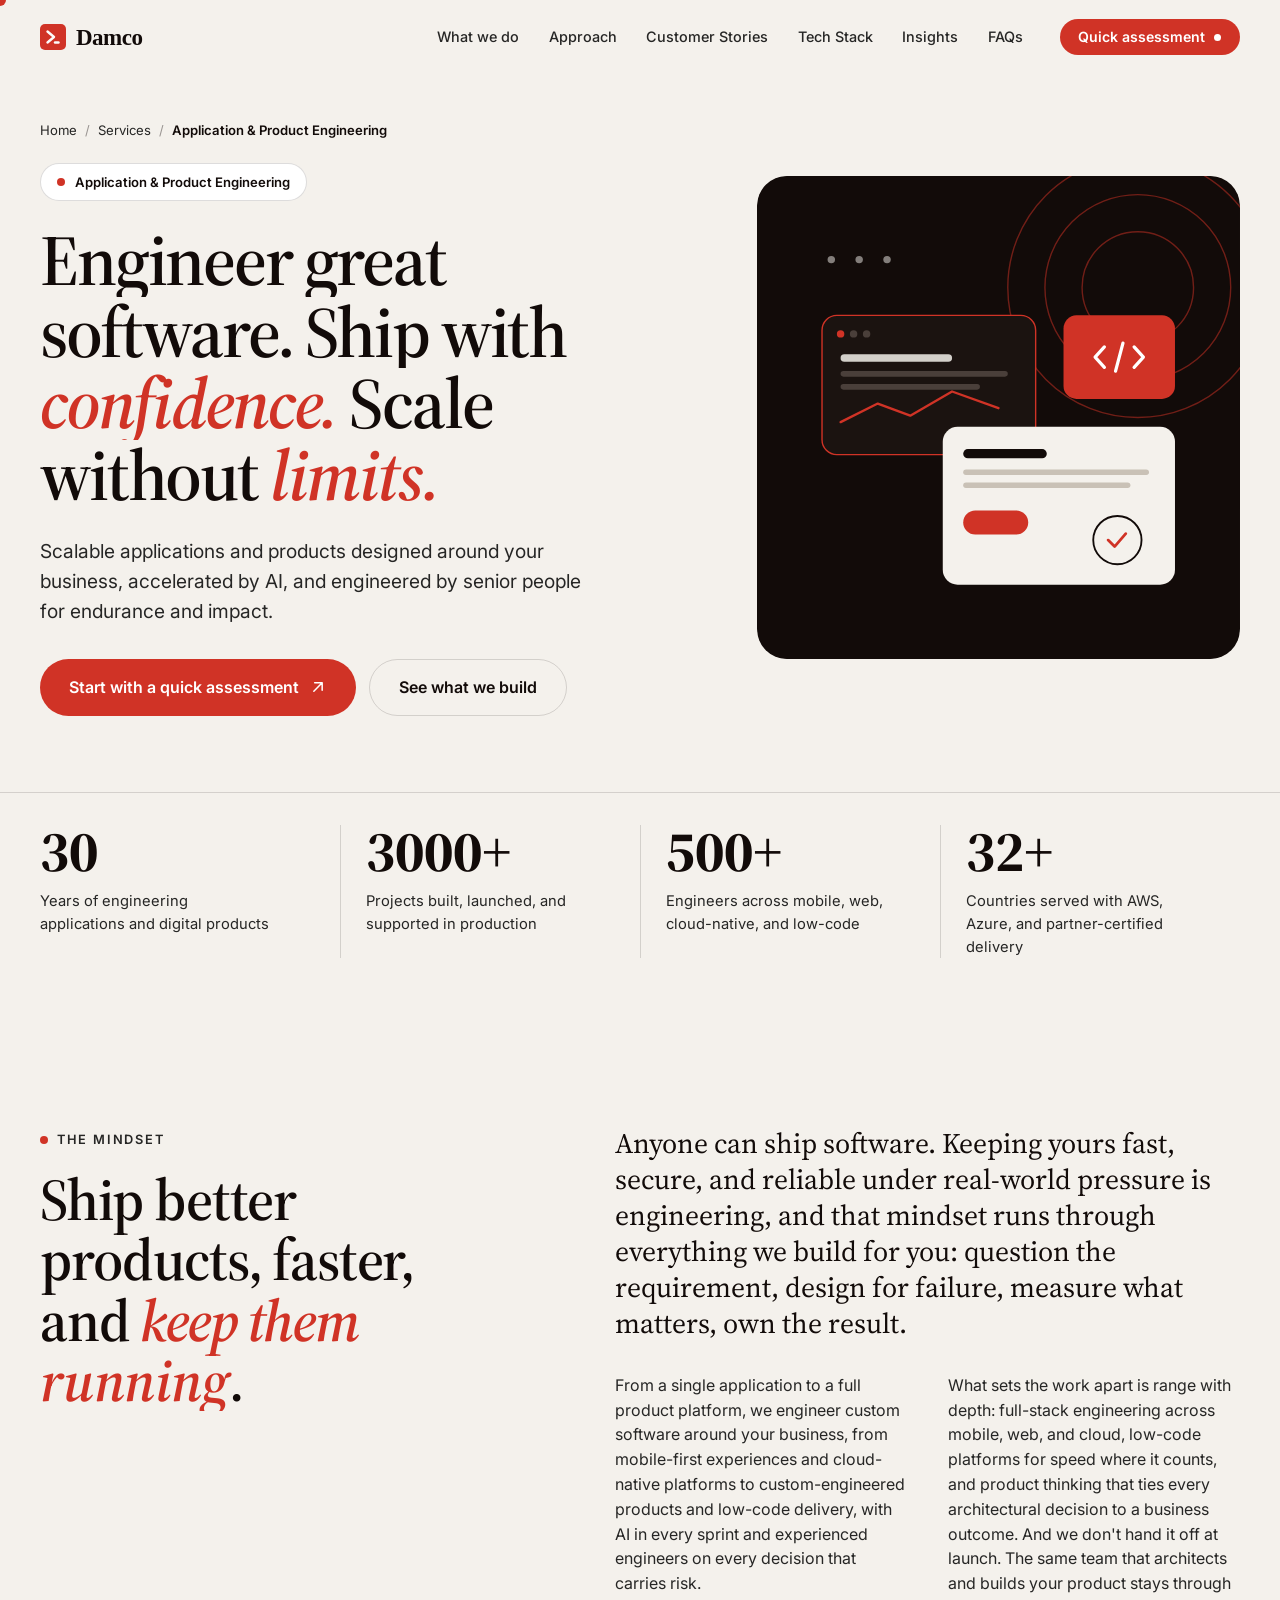
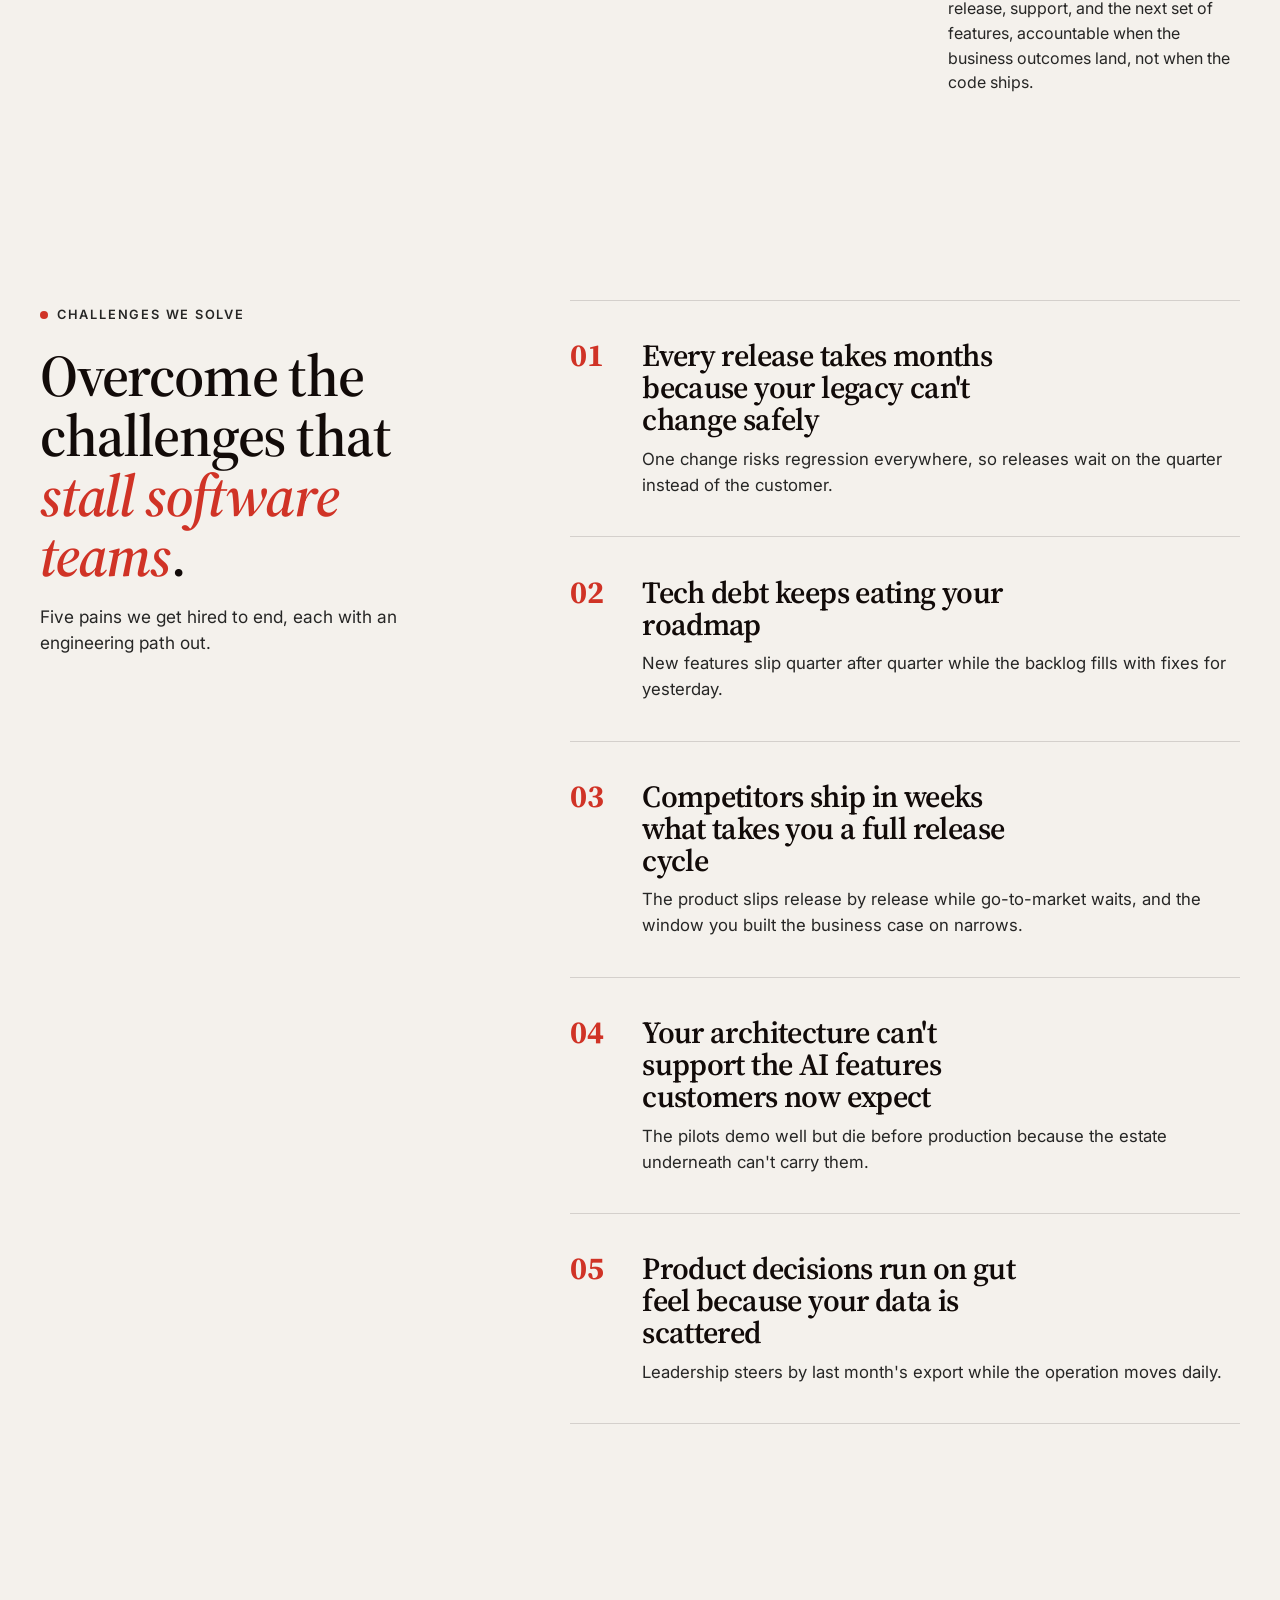
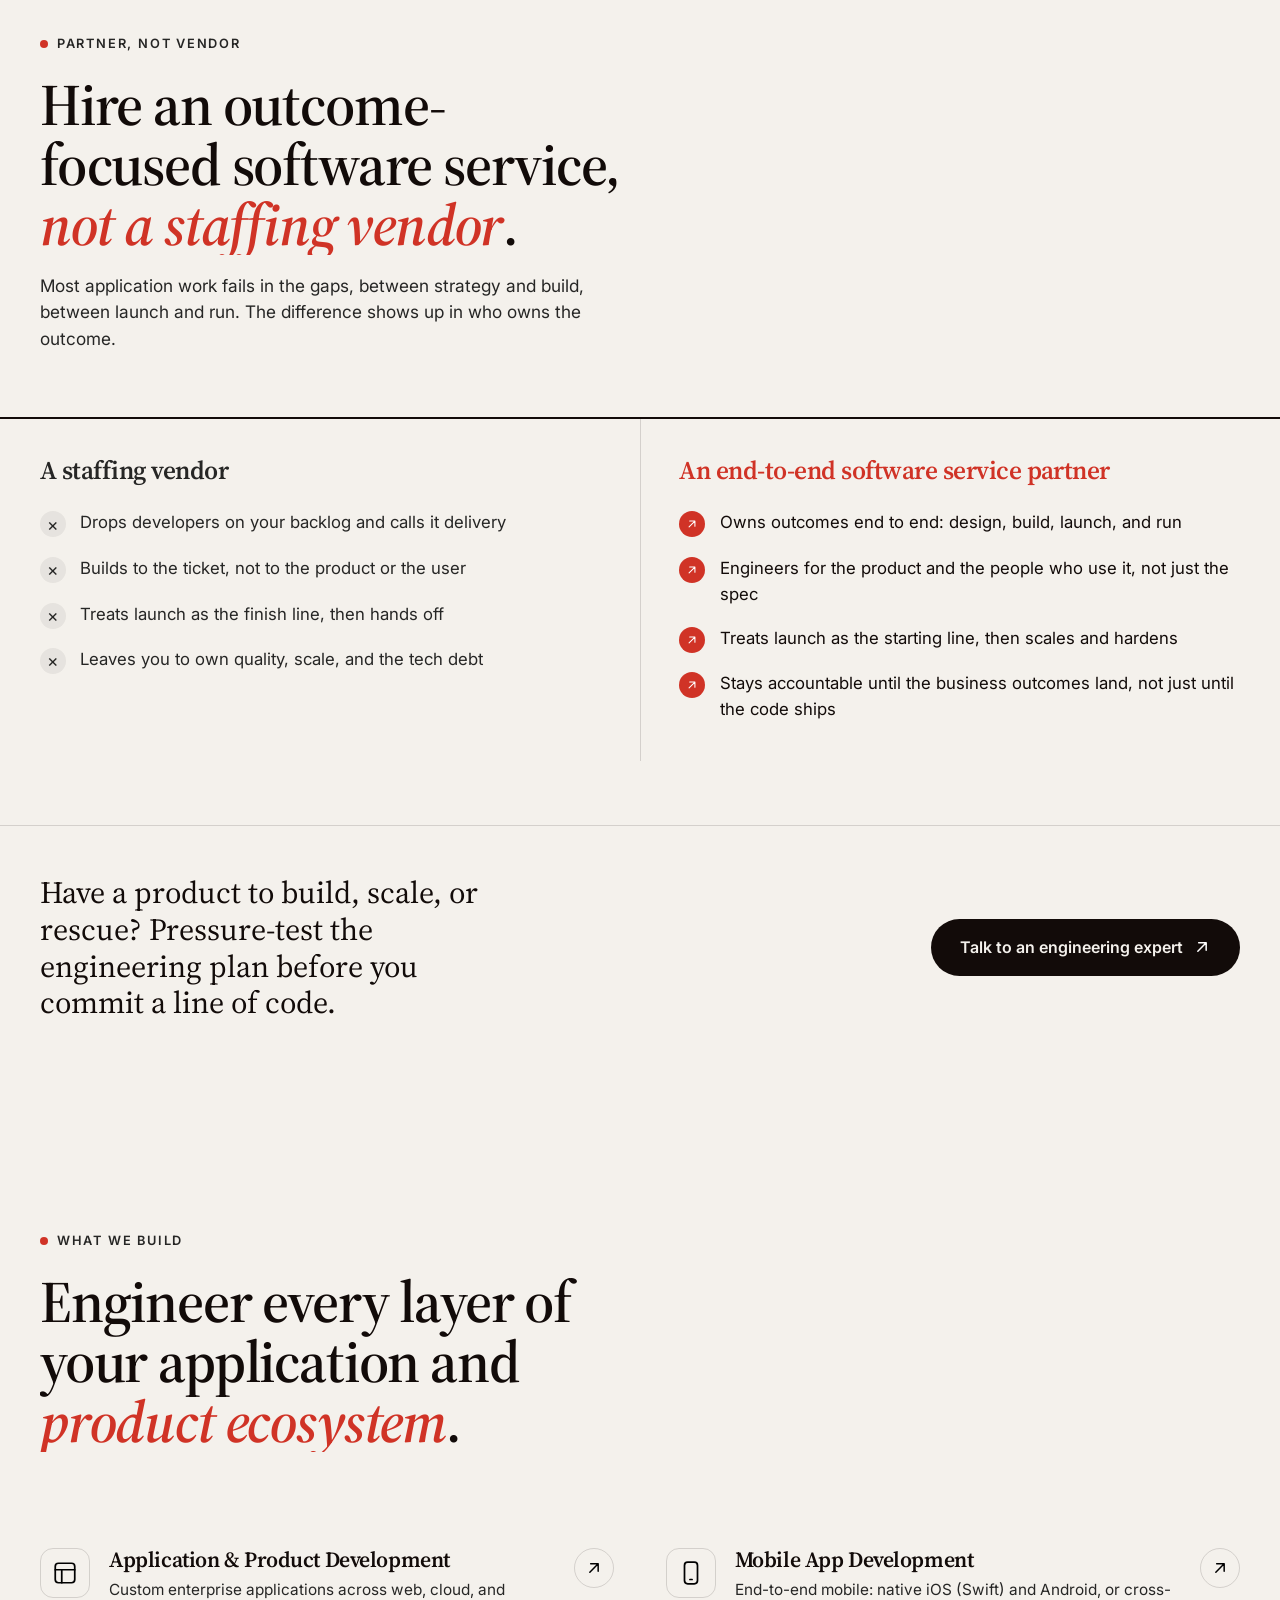
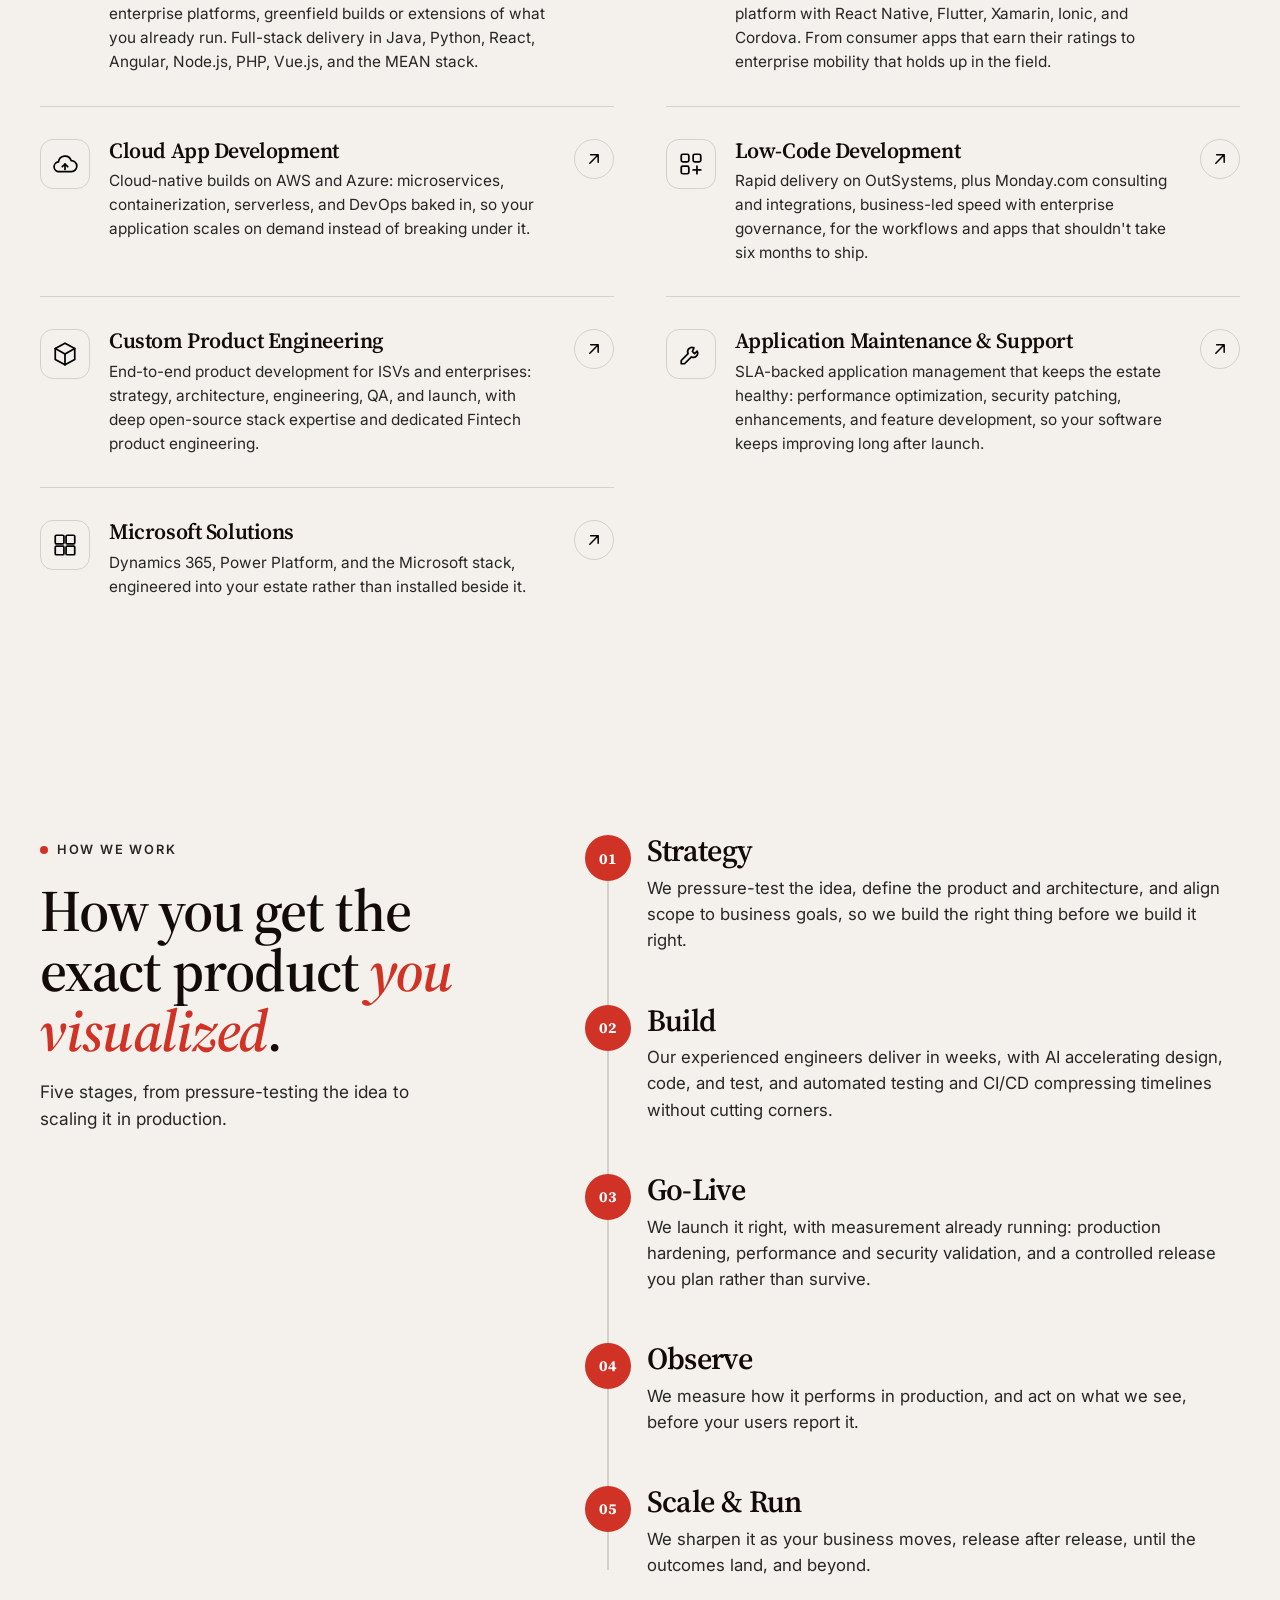
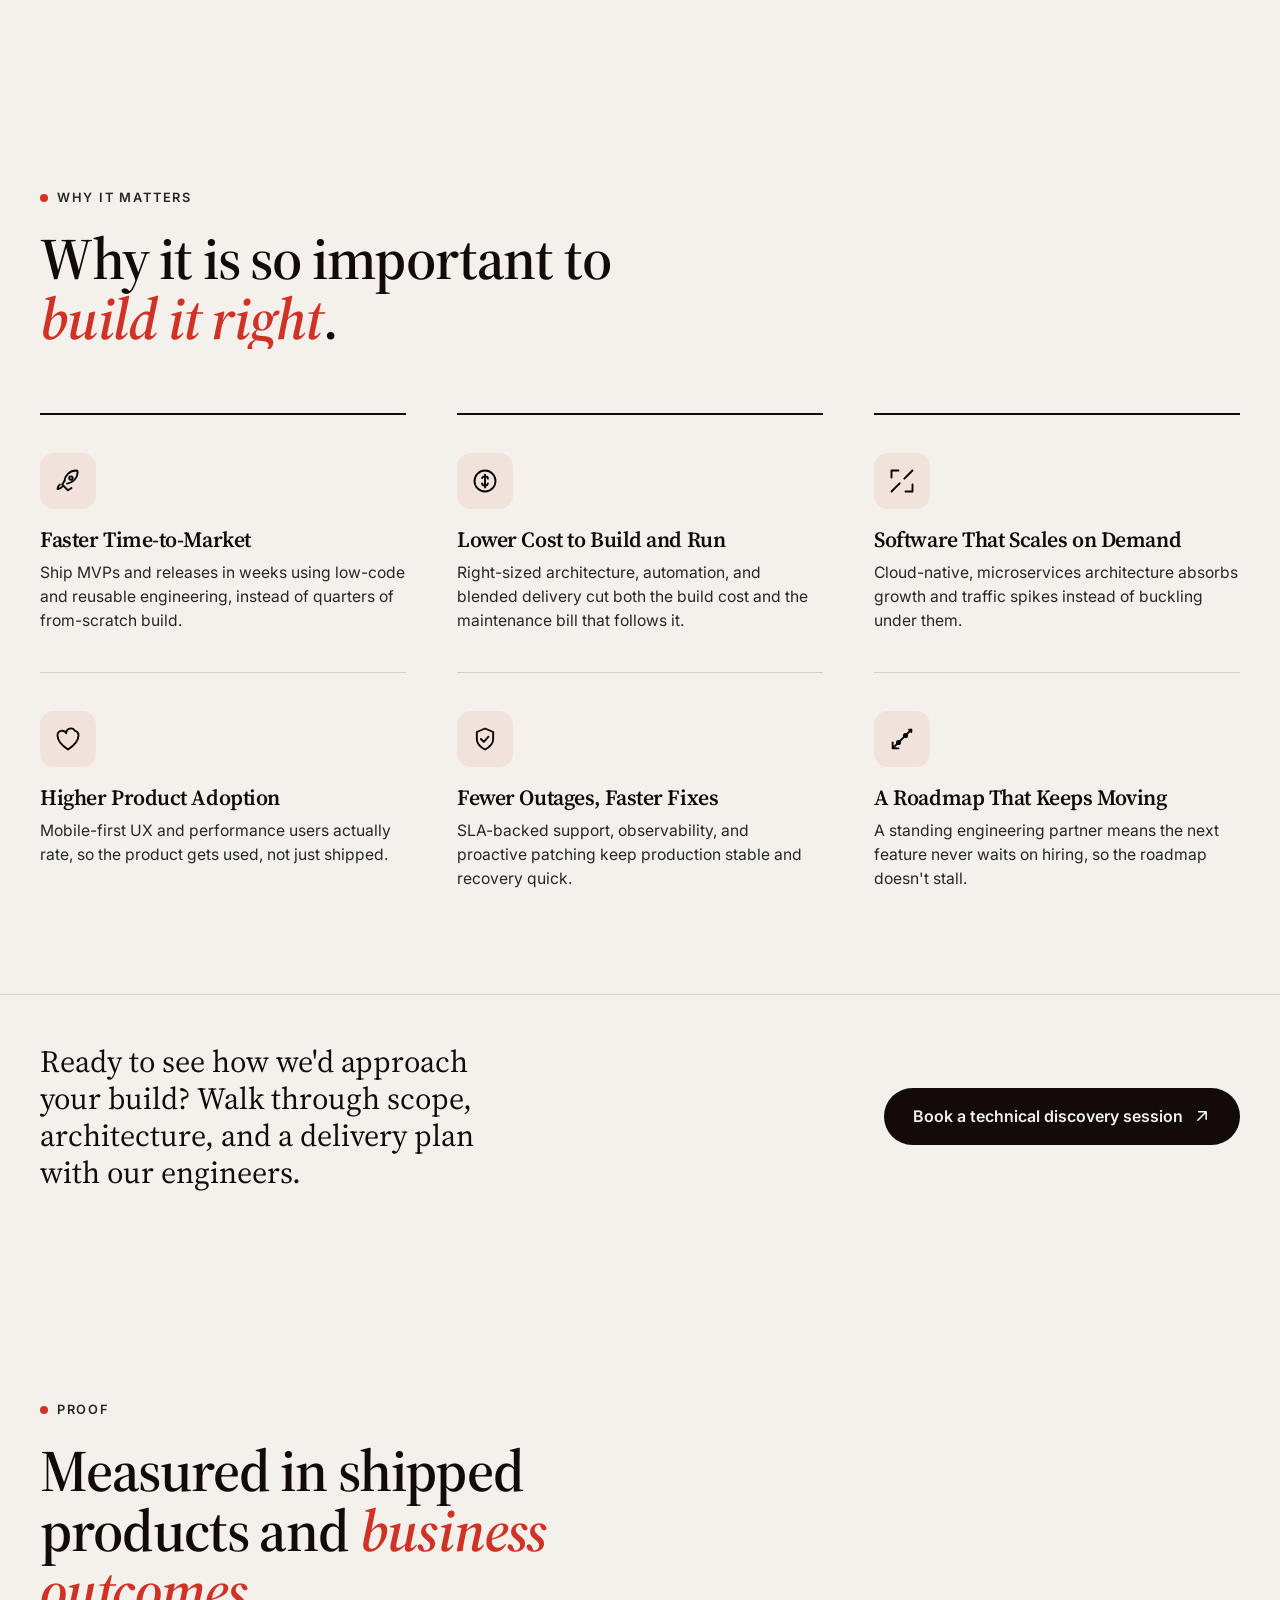
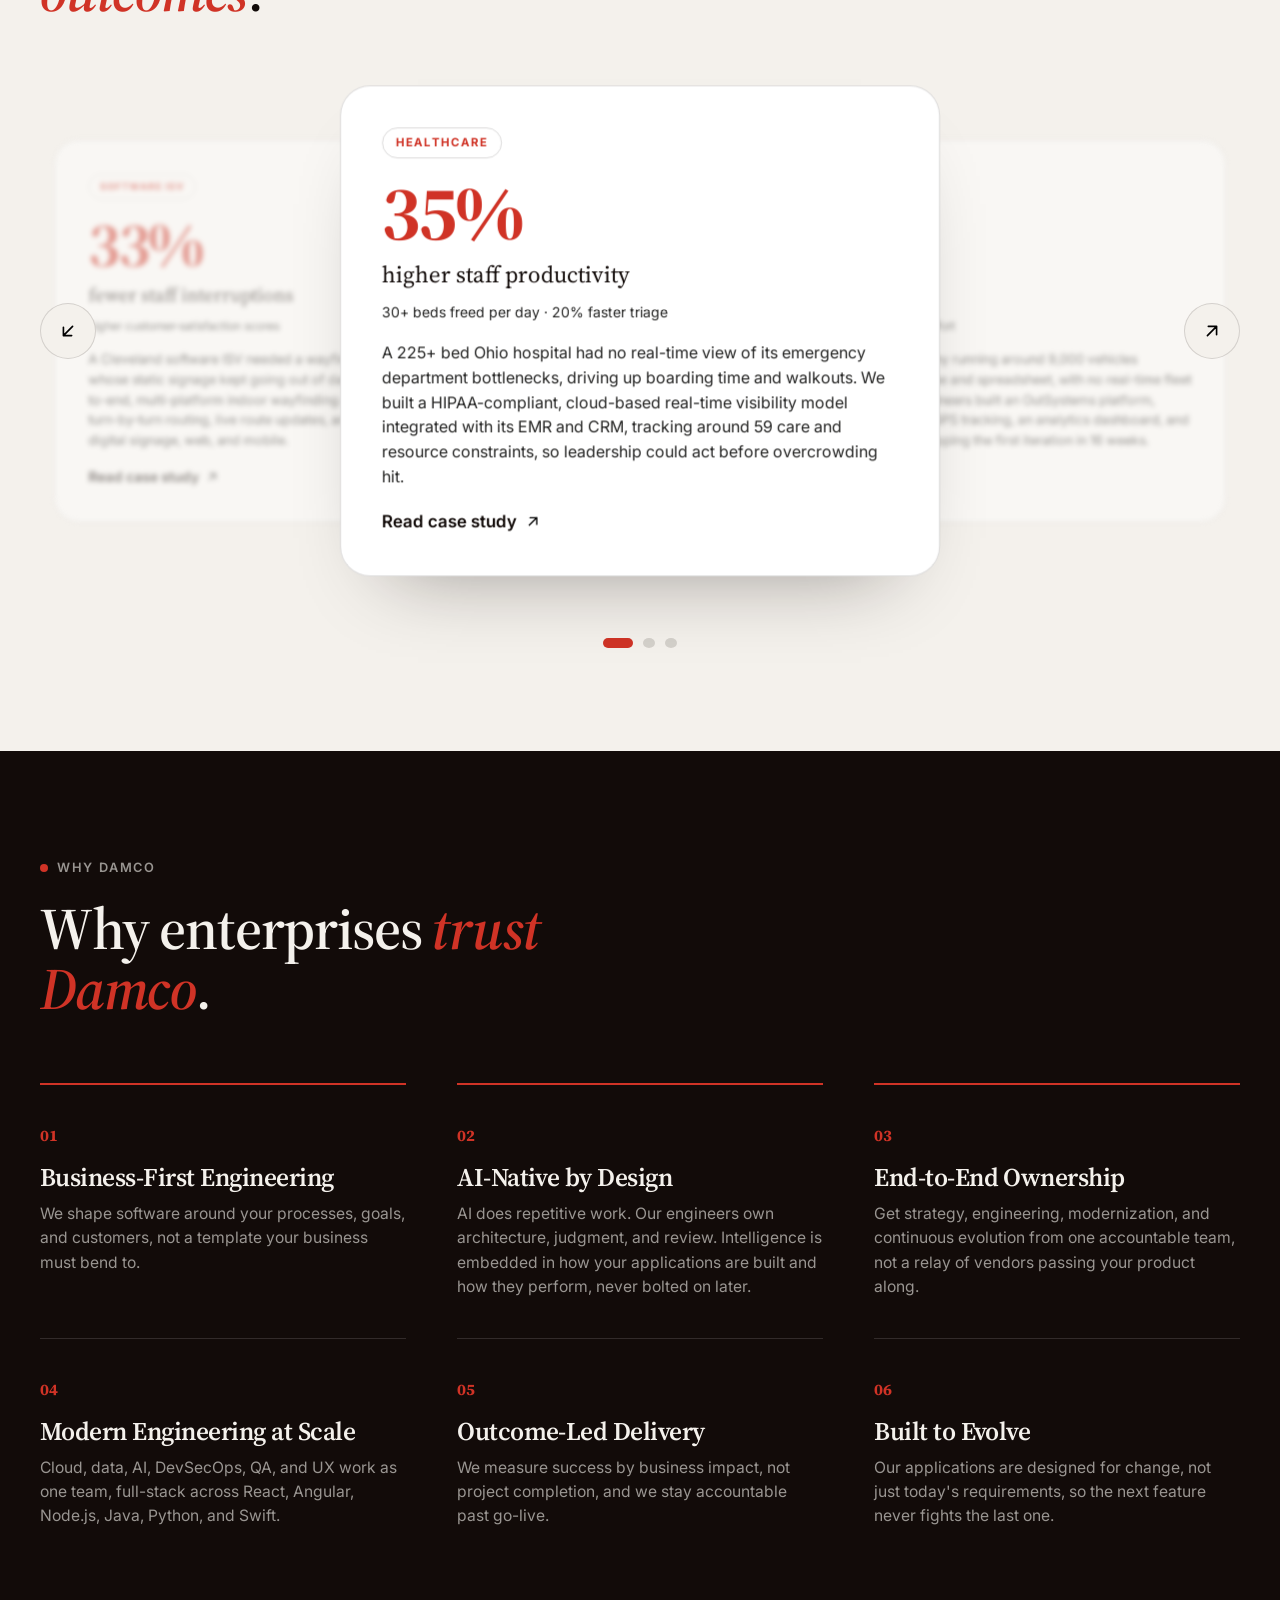
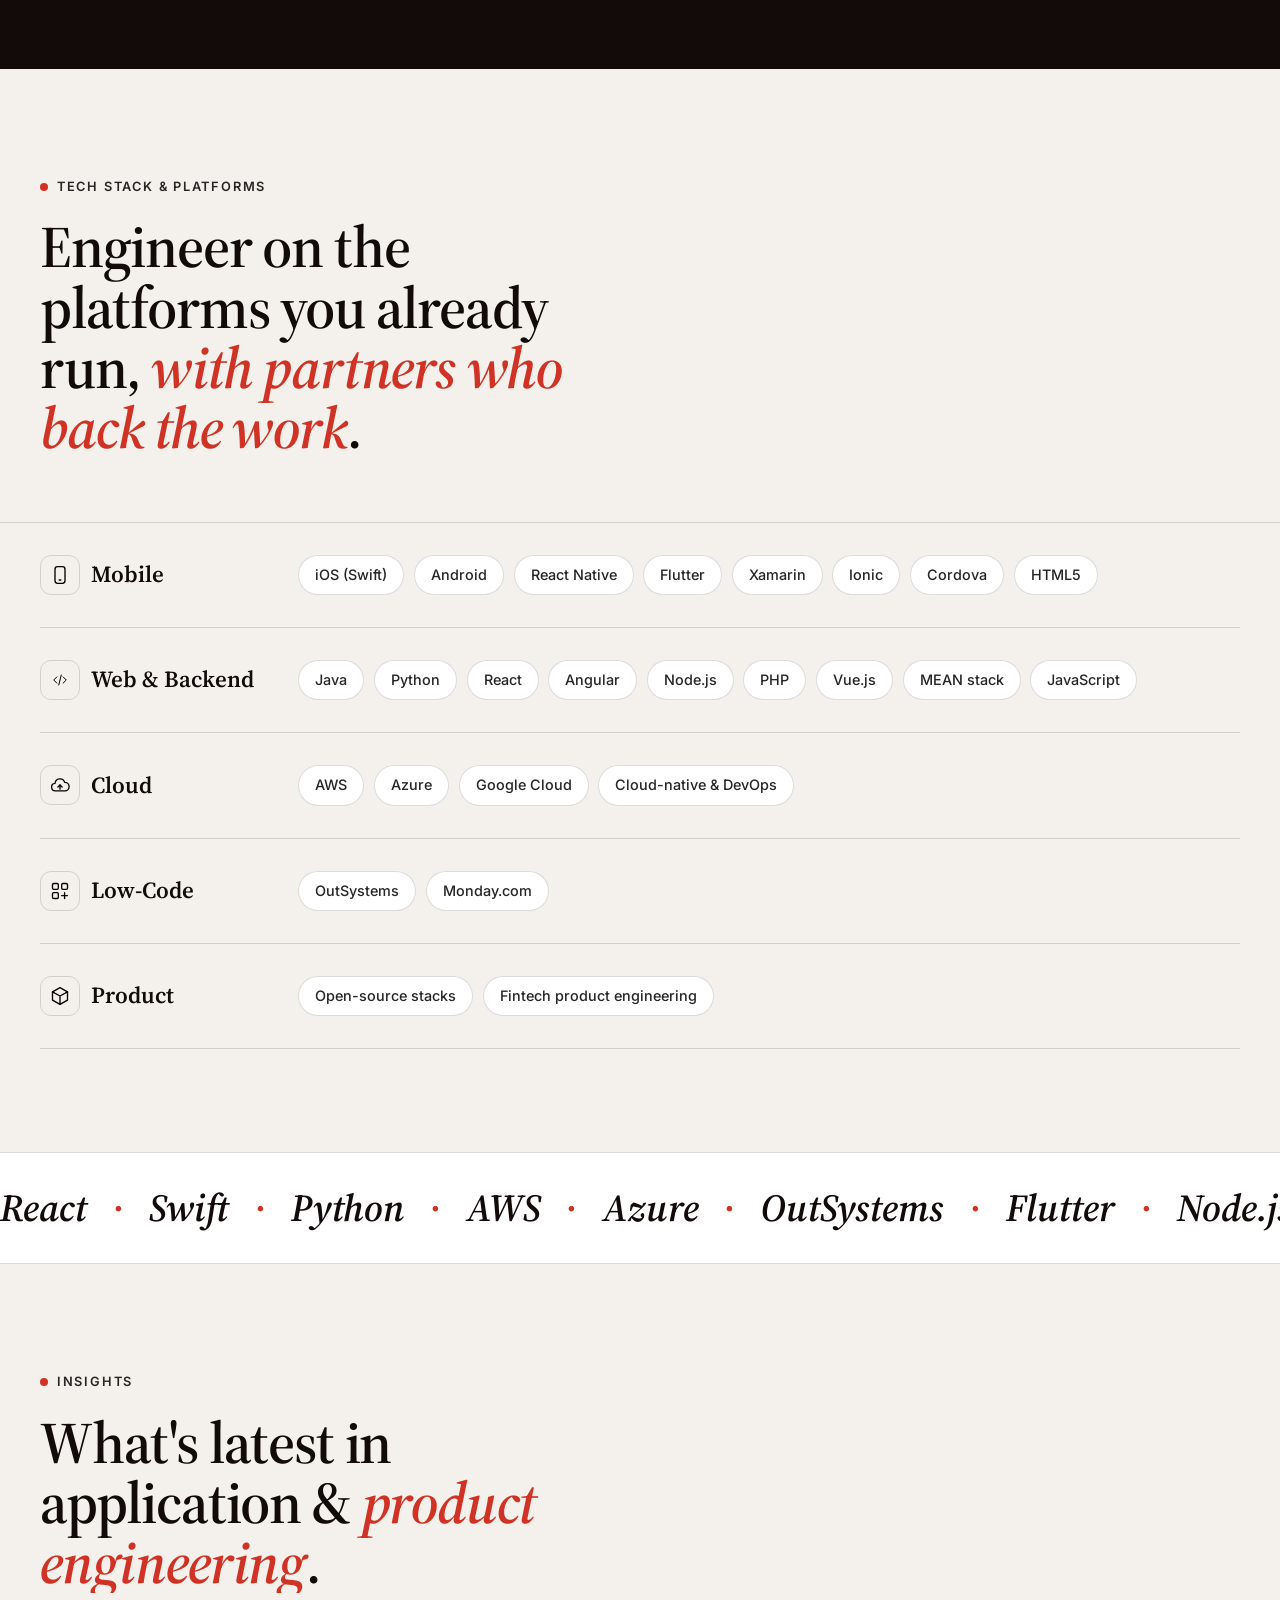
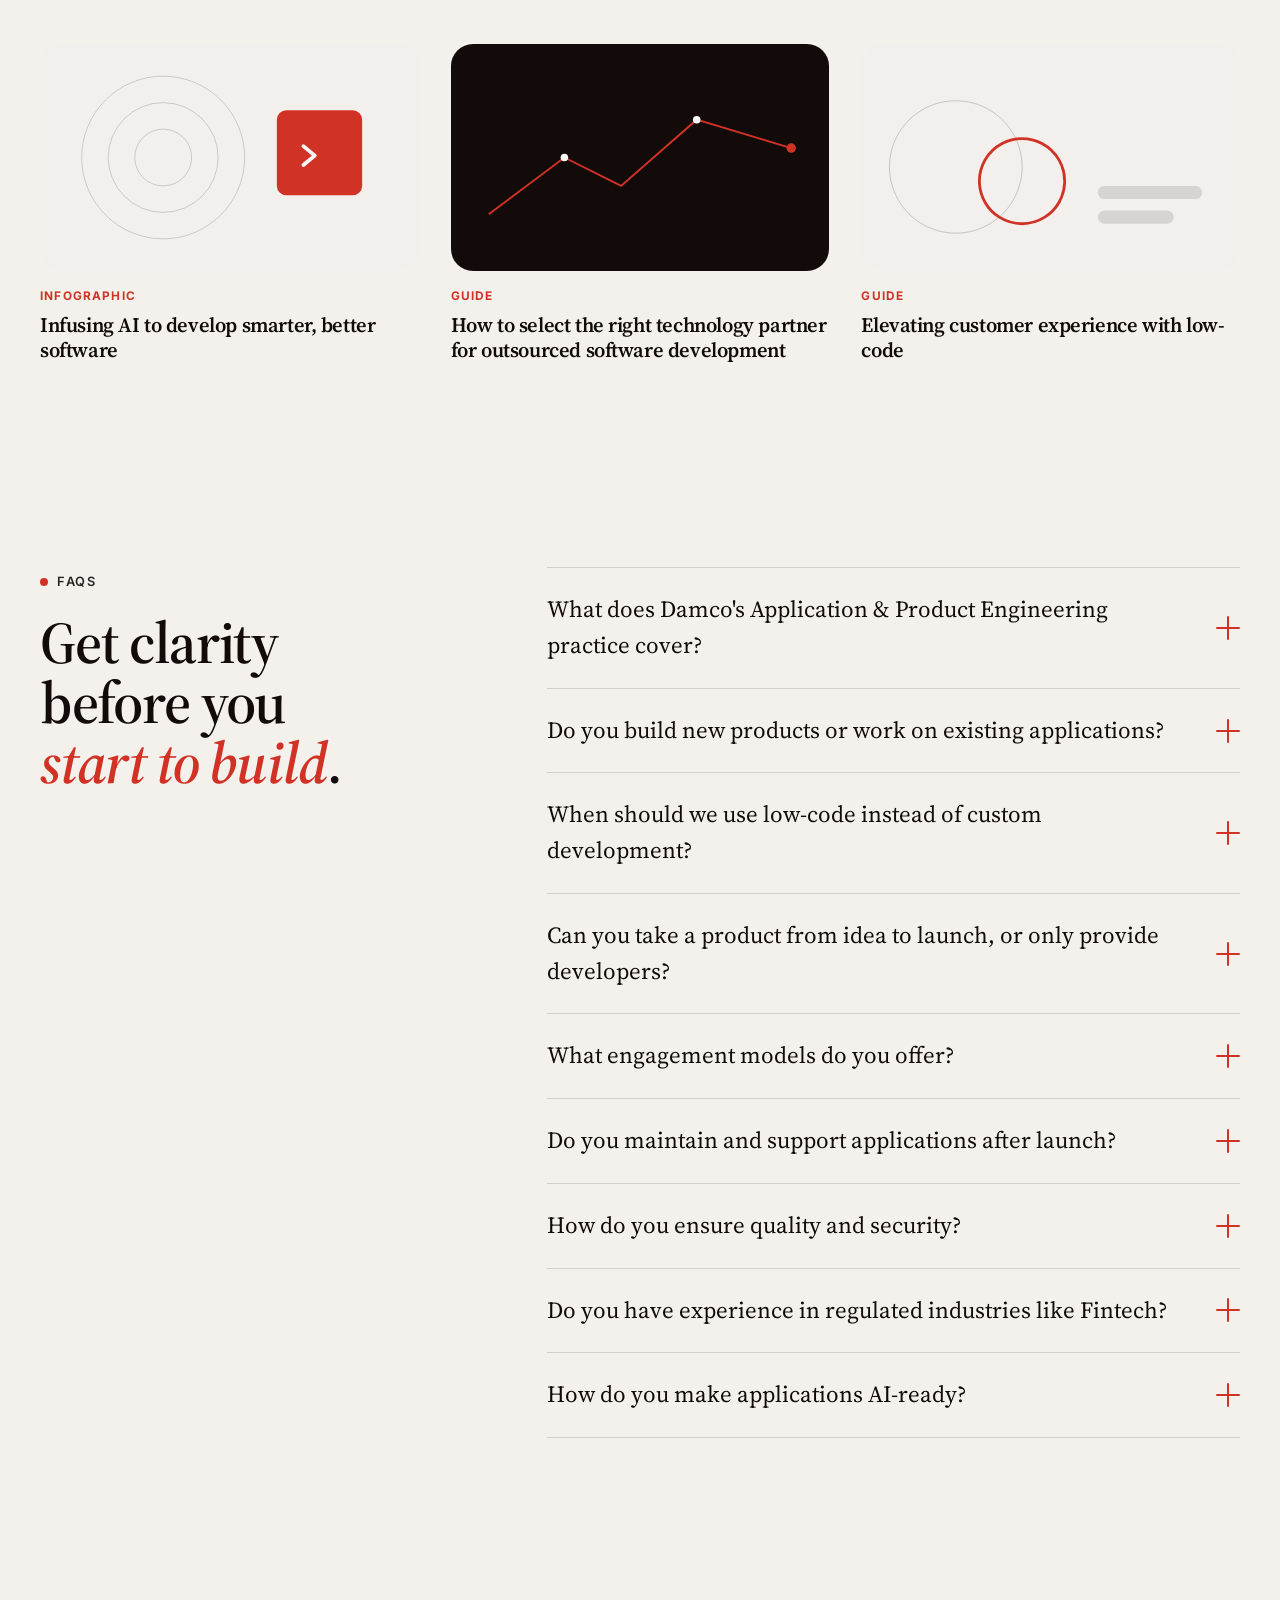
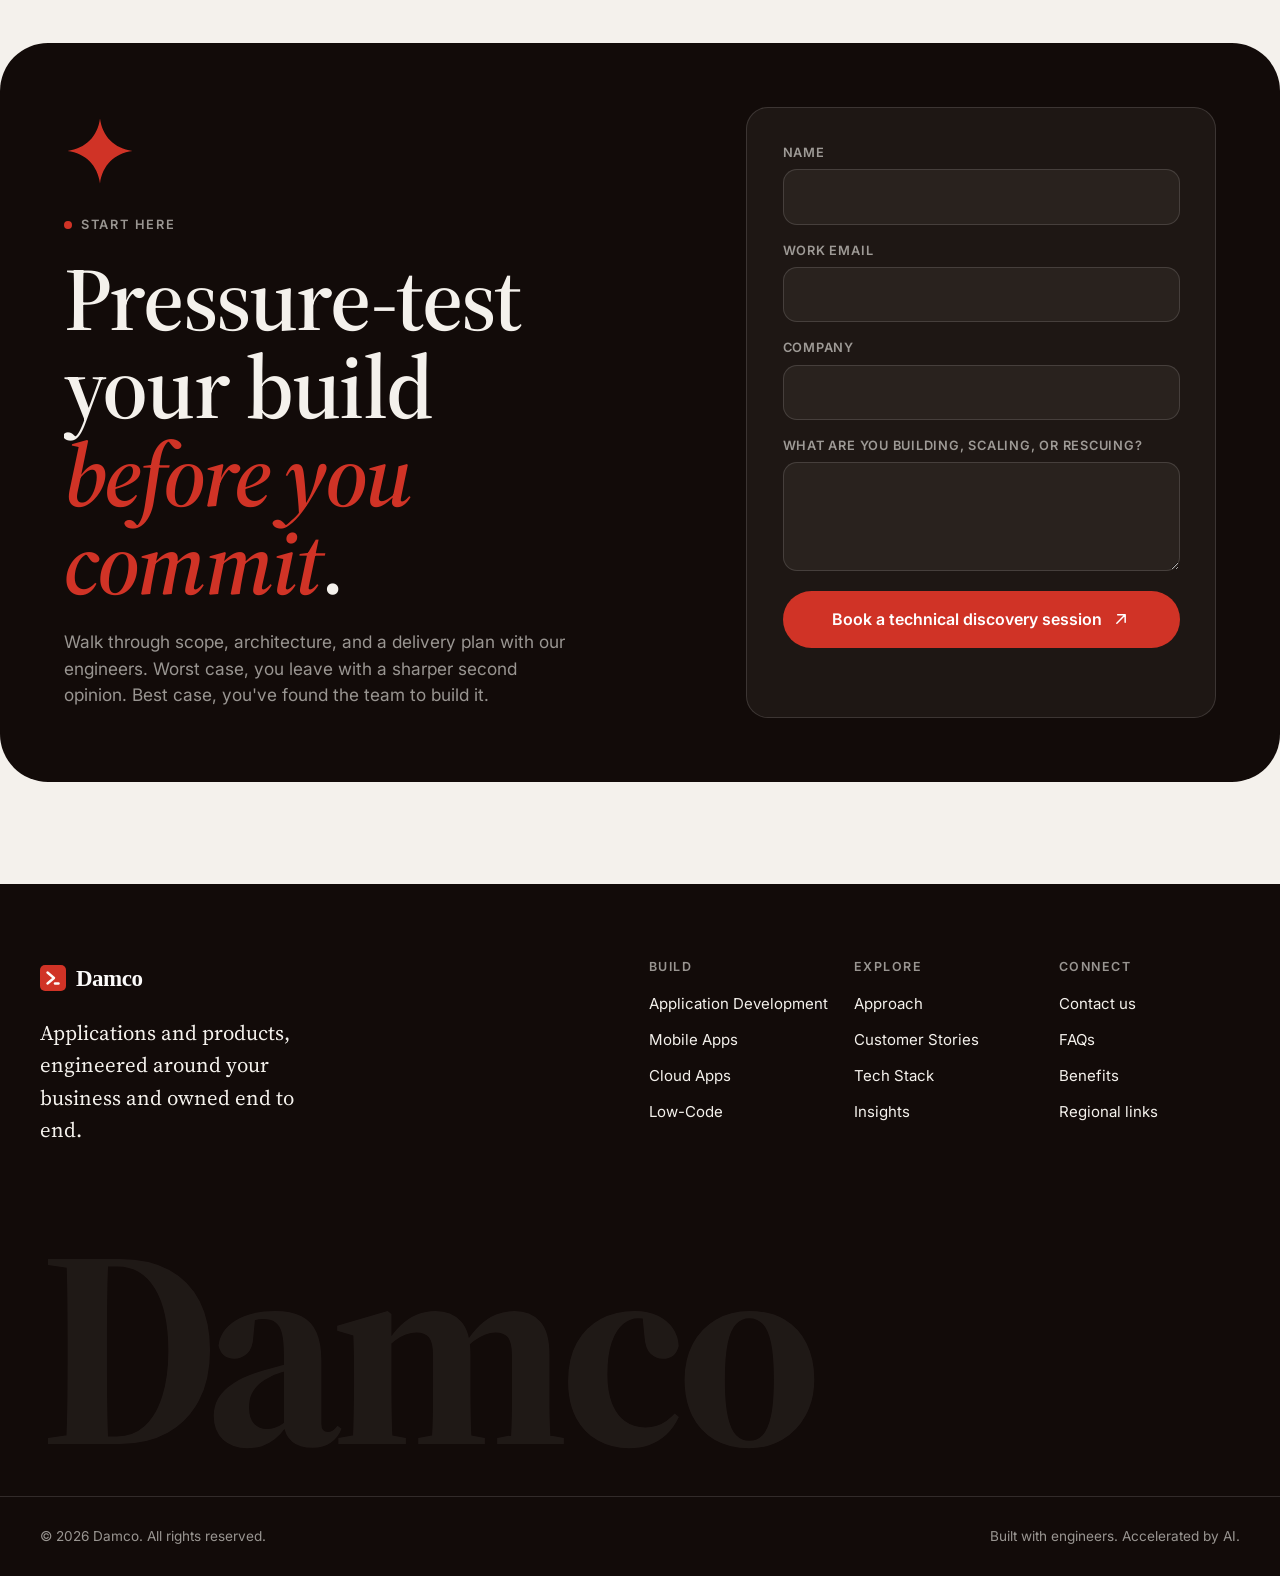
<file: uploads/damco-app-product-engineering/index.html>
<!DOCTYPE html>
<html lang="en">
<head>
  <meta charset="UTF-8" />
  <meta name="viewport" content="width=device-width, initial-scale=1.0, viewport-fit=cover" />
  <title>Application & Product Engineering Services | Damco</title>
  <meta name="description" content="Damco designs, builds, and runs enterprise apps and digital products: mobile, cloud-native, low-code, and custom product engineering, from concept to scale." />
  <meta name="theme-color" content="#120b09" />
  <meta property="og:type" content="website" />
  <meta property="og:title" content="Application & Product Engineering Services | Damco" />
  <meta property="og:description" content="Scalable applications and products designed around your business, accelerated by AI, engineered by senior people." />
  <meta property="og:image" content="assets/img/og-image.svg" />
  <link rel="icon" type="image/svg+xml" href="assets/img/favicon.svg" />
  <link rel="preconnect" href="https://fonts.googleapis.com" />
  <link rel="preconnect" href="https://fonts.gstatic.com" crossorigin />
  <link href="https://fonts.googleapis.com/css2?family=Inter:wght@400;500;600;700&family=Source+Serif+4:ital,opsz,wght@0,8..60,400;0,8..60,600;0,8..60,700;1,8..60,400;1,8..60,600&display=swap" rel="stylesheet" />
  <link rel="stylesheet" href="css/styles.css" />
</head>
<body>
  <a class="skip-link" href="#main">Skip to content</a>

  <!-- HEADER -->
  <header class="site-header" id="siteHeader">
    <div class="wrap header-inner">
      <a class="brand" href="/" aria-label="Damco home">
        <img src="assets/img/logo.svg" alt="Damco" width="150" height="34" />
      </a>
      <nav class="main-nav" aria-label="Primary">
        <ul class="nav-list">
          <li><a href="#offerings">What we do</a></li>
          <li><a href="#approach">Approach</a></li>
          <li><a href="#cases">Customer Stories</a></li>
          <li><a href="#tech">Tech Stack</a></li>
          <li><a href="#insights">Insights</a></li>
          <li><a href="#faq">FAQs</a></li>
        </ul>
      </nav>
      <div class="header-actions">
        <a href="#contact" class="btn btn--primary btn--sm" data-magnetic>Quick assessment<span class="btn-dot"></span></a>
        <button class="nav-toggle" id="navToggle" aria-label="Open menu" aria-expanded="false" aria-controls="overlayMenu"><span></span><span></span></button>
      </div>
    </div>
  </header>

  <!-- OVERLAY MENU -->
  <div class="overlay-menu" id="overlayMenu" aria-hidden="true">
    <div class="wrap overlay-inner">
      <nav aria-label="Overlay">
        <ul class="overlay-list">
          <li><a href="#offerings"><span class="ol-index">01</span> What we do</a></li>
          <li><a href="#approach"><span class="ol-index">02</span> Approach</a></li>
          <li><a href="#cases"><span class="ol-index">03</span> Customer Stories</a></li>
          <li><a href="#tech"><span class="ol-index">04</span> Tech Stack</a></li>
          <li><a href="#insights"><span class="ol-index">05</span> Insights</a></li>
          <li><a href="#faq"><span class="ol-index">06</span> FAQs</a></li>
        </ul>
      </nav>
      <div class="overlay-foot"><a href="#contact" class="btn btn--primary btn--lg">Start a quick assessment <img src="assets/img/icon-arrow.svg" alt="" width="20" height="20" /></a></div>
    </div>
  </div>

  <main id="main">
    <span id="top"></span>

    <!-- ============ HERO ============ -->
    <section class="hero" aria-labelledby="hero-title">
      <div class="wrap hero-grid">
        <div class="hero-lead">
          <nav class="crumb" aria-label="Breadcrumb"><a href="/">Home</a><span>/</span><a href="#">Services</a><span>/</span><span class="crumb-here">Application &amp; Product Engineering</span></nav>
          <p class="badge" data-reveal><span class="badge-dot"></span>Application &amp; Product Engineering</p>
          <h1 class="hero-title" id="hero-title">
            <span class="line" data-split>Engineer great</span>
            <span class="line" data-split>software. Ship with</span>
            <span class="line" data-split><em>confidence.</em> Scale</span>
            <span class="line" data-split>without <em>limits.</em></span>
          </h1>
          <p class="hero-intro" data-reveal>Scalable applications and products designed around your business, accelerated by AI, and engineered by senior people for endurance and impact.</p>
          <div class="hero-ctas" data-reveal>
            <a href="#contact" class="btn btn--primary btn--lg" data-magnetic>Start with a quick assessment <img src="assets/img/icon-arrow.svg" alt="" width="20" height="20" /></a>
            <a href="#offerings" class="btn btn--ghost btn--lg" data-magnetic>See what we build</a>
          </div>
        </div>
        <div class="hero-visual" data-reveal>
          <img src="assets/img/hero-stack.svg" alt="Layered application and product engineering illustration" width="520" height="520" />
        </div>
      </div>

      <!-- stats as a divided row, not boxes -->
      <div class="wrap stat-row" data-reveal>
        <div class="stat-cell"><span class="stat-num" data-count="30">0</span><span class="stat-label">Years of engineering applications and digital products</span></div>
        <div class="stat-cell"><span class="stat-num" data-count="3000" data-suffix="+">0</span><span class="stat-label">Projects built, launched, and supported in production</span></div>
        <div class="stat-cell"><span class="stat-num" data-count="500" data-suffix="+">0</span><span class="stat-label">Engineers across mobile, web, cloud-native, and low-code</span></div>
        <div class="stat-cell"><span class="stat-num" data-count="32" data-suffix="+">0</span><span class="stat-label">Countries served with AWS, Azure, and partner-certified delivery</span></div>
      </div>
    </section>

    <!-- ============ INTRO / SUCCESS ============ -->
    <section class="section intro" aria-labelledby="intro-title">
      <div class="wrap intro-grid">
        <div class="intro-head">
          <p class="eyebrow"><span class="eyebrow-dot"></span>The mindset</p>
          <h2 class="h-big" id="intro-title" data-split-lines>Ship better products, faster, and <em>keep them running</em>.</h2>
        </div>
        <div class="intro-body" data-reveal>
          <p class="lead">Anyone can ship software. Keeping yours fast, secure, and reliable under real-world pressure is engineering, and that mindset runs through everything we build for you: question the requirement, design for failure, measure what matters, own the result.</p>
          <div class="intro-cols">
            <p>From a single application to a full product platform, we engineer custom software around your business, from mobile-first experiences and cloud-native platforms to custom-engineered products and low-code delivery, with AI in every sprint and experienced engineers on every decision that carries risk.</p>
            <p>What sets the work apart is range with depth: full-stack engineering across mobile, web, and cloud, low-code platforms for speed where it counts, and product thinking that ties every architectural decision to a business outcome. And we don't hand it off at launch. The same team that architects and builds your product stays through release, support, and the next set of features, accountable when the business outcomes land, not when the code ships.</p>
          </div>
        </div>
      </div>
    </section>

    <!-- ============ CHALLENGES (editorial numbered list) ============ -->
    <section class="section challenges" id="challenges" aria-labelledby="ch-title">
      <div class="wrap lead-split">
        <div class="lead-head">
          <p class="eyebrow"><span class="eyebrow-dot"></span>Challenges we solve</p>
          <h2 class="h-big" id="ch-title" data-split-lines>Overcome the challenges that <em>stall software teams</em>.</h2>
          <p class="head-sub">Five pains we get hired to end, each with an engineering path out.</p>
        </div>
      <ol class="challenge-list">
        <li class="challenge" data-reveal><span class="ch-num">01</span><div class="ch-copy"><h3>Every release takes months because your legacy can't change safely</h3><p>One change risks regression everywhere, so releases wait on the quarter instead of the customer.</p></div></li>
        <li class="challenge" data-reveal><span class="ch-num">02</span><div class="ch-copy"><h3>Tech debt keeps eating your roadmap</h3><p>New features slip quarter after quarter while the backlog fills with fixes for yesterday.</p></div></li>
        <li class="challenge" data-reveal><span class="ch-num">03</span><div class="ch-copy"><h3>Competitors ship in weeks what takes you a full release cycle</h3><p>The product slips release by release while go-to-market waits, and the window you built the business case on narrows.</p></div></li>
        <li class="challenge" data-reveal><span class="ch-num">04</span><div class="ch-copy"><h3>Your architecture can't support the AI features customers now expect</h3><p>The pilots demo well but die before production because the estate underneath can't carry them.</p></div></li>
        <li class="challenge" data-reveal><span class="ch-num">05</span><div class="ch-copy"><h3>Product decisions run on gut feel because your data is scattered</h3><p>Leadership steers by last month's export while the operation moves daily.</p></div></li>
      </ol>
      </div>
    </section>

    <!-- ============ PARTNER VS VENDOR (split comparison) ============ -->
    <section class="section versus" id="versus" aria-labelledby="vs-title">
      <div class="wrap section-head">
        <p class="eyebrow"><span class="eyebrow-dot"></span>Partner, not vendor</p>
        <h2 class="h-big" id="vs-title" data-split-lines>Hire an outcome-focused software service, <em>not a staffing vendor</em>.</h2>
        <p class="head-sub">Most application work fails in the gaps, between strategy and build, between launch and run. The difference shows up in who owns the outcome.</p>
      </div>
      <div class="wrap versus-grid">
        <div class="vs-col vs-col--bad" data-reveal>
          <h3 class="vs-title">A staffing vendor</h3>
          <ul class="vs-list">
            <li><span class="vs-mark vs-mark--x">&times;</span>Drops developers on your backlog and calls it delivery</li>
            <li><span class="vs-mark vs-mark--x">&times;</span>Builds to the ticket, not to the product or the user</li>
            <li><span class="vs-mark vs-mark--x">&times;</span>Treats launch as the finish line, then hands off</li>
            <li><span class="vs-mark vs-mark--x">&times;</span>Leaves you to own quality, scale, and the tech debt</li>
          </ul>
        </div>
        <div class="vs-col vs-col--good" data-reveal>
          <h3 class="vs-title">An end-to-end software service partner</h3>
          <ul class="vs-list">
            <li><span class="vs-mark vs-mark--check"><img src="assets/img/icon-arrow.svg" alt="" width="14" height="14" /></span>Owns outcomes end to end: design, build, launch, and run</li>
            <li><span class="vs-mark vs-mark--check"><img src="assets/img/icon-arrow.svg" alt="" width="14" height="14" /></span>Engineers for the product and the people who use it, not just the spec</li>
            <li><span class="vs-mark vs-mark--check"><img src="assets/img/icon-arrow.svg" alt="" width="14" height="14" /></span>Treats launch as the starting line, then scales and hardens</li>
            <li><span class="vs-mark vs-mark--check"><img src="assets/img/icon-arrow.svg" alt="" width="14" height="14" /></span>Stays accountable until the business outcomes land, not just until the code ships</li>
          </ul>
        </div>
      </div>
      <div class="wrap cta-band" data-reveal>
        <p class="cta-band-text">Have a product to build, scale, or rescue? Pressure-test the engineering plan before you commit a line of code.</p>
        <a href="#contact" class="btn btn--dark btn--lg" data-magnetic>Talk to an engineering expert <img src="assets/img/icon-arrow.svg" alt="" width="20" height="20" /></a>
      </div>
    </section>

    <!-- ============ OFFERINGS (directory index) ============ -->
    <section class="section offerings" id="offerings" aria-labelledby="off-title">
      <div class="wrap section-head">
        <p class="eyebrow"><span class="eyebrow-dot"></span>What we build</p>
        <h2 class="h-big" id="off-title" data-split-lines>Engineer every layer of your application and <em>product ecosystem</em>.</h2>
      </div>
      <div class="wrap offer-list">
        <a class="offer" href="https://www.damcogroup.com/application-development-services" data-reveal>
          <span class="offer-icon"><img src="assets/img/icon-app.svg" alt="" width="26" height="26" /></span>
          <div class="offer-copy"><h3>Application &amp; Product Development</h3><p>Custom enterprise applications across web, cloud, and enterprise platforms, greenfield builds or extensions of what you already run. Full-stack delivery in Java, Python, React, Angular, Node.js, PHP, Vue.js, and the MEAN stack.</p></div>
          <span class="offer-go"><img src="assets/img/icon-arrow.svg" alt="Learn more" width="20" height="20" /></span>
        </a>
        <a class="offer" href="https://www.damcogroup.com/mobile-application-development" data-reveal>
          <span class="offer-icon"><img src="assets/img/icon-mobile.svg" alt="" width="26" height="26" /></span>
          <div class="offer-copy"><h3>Mobile App Development</h3><p>End-to-end mobile: native iOS (Swift) and Android, or cross-platform with React Native, Flutter, Xamarin, Ionic, and Cordova. From consumer apps that earn their ratings to enterprise mobility that holds up in the field.</p></div>
          <span class="offer-go"><img src="assets/img/icon-arrow.svg" alt="Learn more" width="20" height="20" /></span>
        </a>
        <a class="offer" href="https://www.damcogroup.com/cloud-application-development" data-reveal>
          <span class="offer-icon"><img src="assets/img/icon-cloudapp.svg" alt="" width="26" height="26" /></span>
          <div class="offer-copy"><h3>Cloud App Development</h3><p>Cloud-native builds on AWS and Azure: microservices, containerization, serverless, and DevOps baked in, so your application scales on demand instead of breaking under it.</p></div>
          <span class="offer-go"><img src="assets/img/icon-arrow.svg" alt="Learn more" width="20" height="20" /></span>
        </a>
        <a class="offer" href="https://www.damcogroup.com/low-code-development-services" data-reveal>
          <span class="offer-icon"><img src="assets/img/icon-lowcode.svg" alt="" width="26" height="26" /></span>
          <div class="offer-copy"><h3>Low-Code Development</h3><p>Rapid delivery on OutSystems, plus Monday.com consulting and integrations, business-led speed with enterprise governance, for the workflows and apps that shouldn't take six months to ship.</p></div>
          <span class="offer-go"><img src="assets/img/icon-arrow.svg" alt="Learn more" width="20" height="20" /></span>
        </a>
        <a class="offer" href="https://www.damcogroup.com/software-product-engineering" data-reveal>
          <span class="offer-icon"><img src="assets/img/icon-product.svg" alt="" width="26" height="26" /></span>
          <div class="offer-copy"><h3>Custom Product Engineering</h3><p>End-to-end product development for ISVs and enterprises: strategy, architecture, engineering, QA, and launch, with deep open-source stack expertise and dedicated Fintech product engineering.</p></div>
          <span class="offer-go"><img src="assets/img/icon-arrow.svg" alt="Learn more" width="20" height="20" /></span>
        </a>
        <a class="offer" href="https://www.damcogroup.com/application-maintenance-support" data-reveal>
          <span class="offer-icon"><img src="assets/img/icon-maintain.svg" alt="" width="26" height="26" /></span>
          <div class="offer-copy"><h3>Application Maintenance &amp; Support</h3><p>SLA-backed application management that keeps the estate healthy: performance optimization, security patching, enhancements, and feature development, so your software keeps improving long after launch.</p></div>
          <span class="offer-go"><img src="assets/img/icon-arrow.svg" alt="Learn more" width="20" height="20" /></span>
        </a>
        <a class="offer" href="https://www.damcogroup.com/microsoft-solutions" data-reveal>
          <span class="offer-icon"><img src="assets/img/icon-microsoft.svg" alt="" width="26" height="26" /></span>
          <div class="offer-copy"><h3>Microsoft Solutions</h3><p>Dynamics 365, Power Platform, and the Microsoft stack, engineered into your estate rather than installed beside it.</p></div>
          <span class="offer-go"><img src="assets/img/icon-arrow.svg" alt="Learn more" width="20" height="20" /></span>
        </a>
      </div>
    </section>

    <!-- ============ APPROACH (drawn timeline) ============ -->
    <section class="section approach2" id="approach" aria-labelledby="ap-title">
      <div class="wrap lead-split">
        <div class="lead-head">
          <p class="eyebrow"><span class="eyebrow-dot"></span>How we work</p>
          <h2 class="h-big" id="ap-title" data-split-lines>How you get the exact product <em>you visualized</em>.</h2>
          <p class="head-sub">Five stages, from pressure-testing the idea to scaling it in production.</p>
        </div>
      <div class="timeline" id="timeline">
        <span class="timeline-rail" aria-hidden="true"><span class="timeline-progress" id="tlProgress"></span></span>
        <div class="tl-step" data-reveal><span class="tl-node"><span>01</span></span><div class="tl-copy"><h3>Strategy</h3><p>We pressure-test the idea, define the product and architecture, and align scope to business goals, so we build the right thing before we build it right.</p></div></div>
        <div class="tl-step" data-reveal><span class="tl-node"><span>02</span></span><div class="tl-copy"><h3>Build</h3><p>Our experienced engineers deliver in weeks, with AI accelerating design, code, and test, and automated testing and CI/CD compressing timelines without cutting corners.</p></div></div>
        <div class="tl-step" data-reveal><span class="tl-node"><span>03</span></span><div class="tl-copy"><h3>Go-Live</h3><p>We launch it right, with measurement already running: production hardening, performance and security validation, and a controlled release you plan rather than survive.</p></div></div>
        <div class="tl-step" data-reveal><span class="tl-node"><span>04</span></span><div class="tl-copy"><h3>Observe</h3><p>We measure how it performs in production, and act on what we see, before your users report it.</p></div></div>
        <div class="tl-step" data-reveal><span class="tl-node"><span>05</span></span><div class="tl-copy"><h3>Scale &amp; Run</h3><p>We sharpen it as your business moves, release after release, until the outcomes land, and beyond.</p></div></div>
      </div>
      </div>
    </section>

    <!-- ============ BENEFITS (airy icon grid) ============ -->
    <section class="section benefits" id="benefits" aria-labelledby="ben-title">
      <div class="wrap section-head">
        <p class="eyebrow"><span class="eyebrow-dot"></span>Why it matters</p>
        <h2 class="h-big" id="ben-title" data-split-lines>Why it is so important to <em>build it right</em>.</h2>
      </div>
      <div class="wrap benefit-grid">
        <article class="benefit" data-reveal><span class="benefit-icon"><img src="assets/img/icon-rocket.svg" alt="" width="28" height="28" /></span><h3>Faster Time-to-Market</h3><p>Ship MVPs and releases in weeks using low-code and reusable engineering, instead of quarters of from-scratch build.</p></article>
        <article class="benefit" data-reveal><span class="benefit-icon"><img src="assets/img/icon-cost.svg" alt="" width="28" height="28" /></span><h3>Lower Cost to Build and Run</h3><p>Right-sized architecture, automation, and blended delivery cut both the build cost and the maintenance bill that follows it.</p></article>
        <article class="benefit" data-reveal><span class="benefit-icon"><img src="assets/img/icon-scale.svg" alt="" width="28" height="28" /></span><h3>Software That Scales on Demand</h3><p>Cloud-native, microservices architecture absorbs growth and traffic spikes instead of buckling under them.</p></article>
        <article class="benefit" data-reveal><span class="benefit-icon"><img src="assets/img/icon-adopt.svg" alt="" width="28" height="28" /></span><h3>Higher Product Adoption</h3><p>Mobile-first UX and performance users actually rate, so the product gets used, not just shipped.</p></article>
        <article class="benefit" data-reveal><span class="benefit-icon"><img src="assets/img/icon-uptime.svg" alt="" width="28" height="28" /></span><h3>Fewer Outages, Faster Fixes</h3><p>SLA-backed support, observability, and proactive patching keep production stable and recovery quick.</p></article>
        <article class="benefit" data-reveal><span class="benefit-icon"><img src="assets/img/icon-roadmap.svg" alt="" width="28" height="28" /></span><h3>A Roadmap That Keeps Moving</h3><p>A standing engineering partner means the next feature never waits on hiring, so the roadmap doesn't stall.</p></article>
      </div>
      <div class="wrap cta-band" data-reveal>
        <p class="cta-band-text">Ready to see how we'd approach your build? Walk through scope, architecture, and a delivery plan with our engineers.</p>
        <a href="#contact" class="btn btn--dark btn--lg" data-magnetic>Book a technical discovery session <img src="assets/img/icon-arrow.svg" alt="" width="20" height="20" /></a>
      </div>
    </section>

    <!-- ============ CASE STUDIES (alternating metric rows) ============ -->
    <section class="section cases" id="cases" aria-labelledby="cs-title">
      <div class="wrap section-head">
        <p class="eyebrow"><span class="eyebrow-dot"></span>Proof</p>
        <h2 class="h-big" id="cs-title" data-split-lines>Measured in shipped products and <em>business outcomes</em>.</h2>
      </div>
      <div class="wrap case-carousel" id="caseCarousel">
        <button class="case-arrow case-arrow--prev" id="casePrev" aria-label="Previous case study"><img src="assets/img/icon-arrow.svg" alt="" width="22" height="22" /></button>
        <div class="case-stage" id="caseStage">
          <article class="case-slide" data-i="0">
            <span class="case-tag">Healthcare</span>
            <span class="case-big">35%</span>
            <span class="case-cap">higher staff productivity</span>
            <span class="case-sub">30+ beds freed per day &middot; 20% faster triage</span>
            <p>A 225+ bed Ohio hospital had no real-time view of its emergency department bottlenecks, driving up boarding time and walkouts. We built a HIPAA-compliant, cloud-based real-time visibility model integrated with its EMR and CRM, tracking around 59 care and resource constraints, so leadership could act before overcrowding hit.</p>
            <a class="case-link" href="https://www.damcogroup.com/client-success/hospital-transformed-emergency-operations" tabindex="-1">Read case study <img src="assets/img/icon-arrow.svg" alt="" width="18" height="18" /></a>
          </article>
          <article class="case-slide" data-i="1">
            <span class="case-tag">Transportation</span>
            <span class="case-big">16<span class="case-unit">wks</span></span>
            <span class="case-cap">to first release</span>
            <span class="case-sub">40 to 50% less development effort</span>
            <p>A US transportation company running around 9,000 vehicles managed bookings by phone and spreadsheet, with no real-time fleet visibility. Our low-code engineers built an OutSystems platform, customer and driver apps, GPS tracking, an analytics dashboard, and multi-payment booking, shipping the first iteration in 16 weeks.</p>
            <a class="case-link" href="https://www.damcogroup.com/client-success/transport-company-transforms-operations-with-outsystems" tabindex="-1">Read case study <img src="assets/img/icon-arrow.svg" alt="" width="18" height="18" /></a>
          </article>
          <article class="case-slide" data-i="2">
            <span class="case-tag">Software ISV</span>
            <span class="case-big">33%</span>
            <span class="case-cap">fewer staff interruptions</span>
            <span class="case-sub">higher customer-satisfaction scores</span>
            <p>A Cleveland software ISV needed a wayfinding product for hospitals whose static signage kept going out of date. We engineered an end-to-end, multi-platform indoor wayfinding app, blue-dot positioning, turn-by-turn routing, live route updates, and ADA compliance, across digital signage, web, and mobile.</p>
            <a class="case-link" href="https://www.damcogroup.com/client-success/enhances-healthcare-operations-with-indoor-wayfinding-app" tabindex="-1">Read case study <img src="assets/img/icon-arrow.svg" alt="" width="18" height="18" /></a>
          </article>
        </div>
        <button class="case-arrow case-arrow--next" id="caseNext" aria-label="Next case study"><img src="assets/img/icon-arrow.svg" alt="" width="22" height="22" /></button>
        <div class="case-dots" id="caseDots" role="tablist" aria-label="Case studies">
          <button class="case-dot is-active" data-go="0" aria-label="Case study 1"></button>
          <button class="case-dot" data-go="1" aria-label="Case study 2"></button>
          <button class="case-dot" data-go="2" aria-label="Case study 3"></button>
        </div>
      </div>
    </section>

    <!-- ============ WHY DAMCO (editorial numbered) ============ -->
    <section class="section why" id="why" aria-labelledby="why-title">
      <div class="wrap section-head">
        <p class="eyebrow eyebrow--light"><span class="eyebrow-dot"></span>Why Damco</p>
        <h2 class="h-big h-big--light" id="why-title" data-split-lines>Why enterprises <em>trust Damco</em>.</h2>
      </div>
      <div class="wrap why-grid">
        <article class="why-item" data-reveal><span class="why-num">01</span><h3>Business-First Engineering</h3><p>We shape software around your processes, goals, and customers, not a template your business must bend to.</p></article>
        <article class="why-item" data-reveal><span class="why-num">02</span><h3>AI-Native by Design</h3><p>AI does repetitive work. Our engineers own architecture, judgment, and review. Intelligence is embedded in how your applications are built and how they perform, never bolted on later.</p></article>
        <article class="why-item" data-reveal><span class="why-num">03</span><h3>End-to-End Ownership</h3><p>Get strategy, engineering, modernization, and continuous evolution from one accountable team, not a relay of vendors passing your product along.</p></article>
        <article class="why-item" data-reveal><span class="why-num">04</span><h3>Modern Engineering at Scale</h3><p>Cloud, data, AI, DevSecOps, QA, and UX work as one team, full-stack across React, Angular, Node.js, Java, Python, and Swift.</p></article>
        <article class="why-item" data-reveal><span class="why-num">05</span><h3>Outcome-Led Delivery</h3><p>We measure success by business impact, not project completion, and we stay accountable past go-live.</p></article>
        <article class="why-item" data-reveal><span class="why-num">06</span><h3>Built to Evolve</h3><p>Our applications are designed for change, not just today's requirements, so the next feature never fights the last one.</p></article>
      </div>
    </section>

    <!-- ============ TECH STACK (grouped pills) ============ -->
    <section class="section tech" id="tech" aria-labelledby="tech-title">
      <div class="wrap section-head">
        <p class="eyebrow"><span class="eyebrow-dot"></span>Tech stack &amp; platforms</p>
        <h2 class="h-big" id="tech-title" data-split-lines>Engineer on the platforms you already run, <em>with partners who back the work</em>.</h2>
      </div>
      <div class="wrap tech-rows">
        <div class="tech-row" data-reveal><span class="tech-cat"><span class="tech-cat-icon"><img src="assets/img/icon-mobile.svg" alt="" width="20" height="20" /></span>Mobile</span><div class="tech-pills"><span>iOS (Swift)</span><span>Android</span><span>React Native</span><span>Flutter</span><span>Xamarin</span><span>Ionic</span><span>Cordova</span><span>HTML5</span></div></div>
        <div class="tech-row" data-reveal><span class="tech-cat"><span class="tech-cat-icon"><img src="assets/img/icon-code.svg" alt="" width="20" height="20" /></span>Web &amp; Backend</span><div class="tech-pills"><span>Java</span><span>Python</span><span>React</span><span>Angular</span><span>Node.js</span><span>PHP</span><span>Vue.js</span><span>MEAN stack</span><span>JavaScript</span></div></div>
        <div class="tech-row" data-reveal><span class="tech-cat"><span class="tech-cat-icon"><img src="assets/img/icon-cloudapp.svg" alt="" width="20" height="20" /></span>Cloud</span><div class="tech-pills"><span>AWS</span><span>Azure</span><span>Google Cloud</span><span>Cloud-native &amp; DevOps</span></div></div>
        <div class="tech-row" data-reveal><span class="tech-cat"><span class="tech-cat-icon"><img src="assets/img/icon-lowcode.svg" alt="" width="20" height="20" /></span>Low-Code</span><div class="tech-pills"><span>OutSystems</span><span>Monday.com</span></div></div>
        <div class="tech-row" data-reveal><span class="tech-cat"><span class="tech-cat-icon"><img src="assets/img/icon-product.svg" alt="" width="20" height="20" /></span>Product</span><div class="tech-pills"><span>Open-source stacks</span><span>Fintech product engineering</span></div></div>
      </div>
    </section>

    <!-- marquee -->
    <div class="marquee" aria-hidden="true">
      <div class="marquee-track marquee-track--rev">
        <span>React</span><span class="sep">·</span><span>Swift</span><span class="sep">·</span><span>Python</span><span class="sep">·</span><span>AWS</span><span class="sep">·</span><span>Azure</span><span class="sep">·</span><span>OutSystems</span><span class="sep">·</span><span>Flutter</span><span class="sep">·</span><span>Node.js</span><span class="sep">·</span><span>Angular</span><span class="sep">·</span>
        <span>React</span><span class="sep">·</span><span>Swift</span><span class="sep">·</span><span>Python</span><span class="sep">·</span><span>AWS</span><span class="sep">·</span><span>Azure</span><span class="sep">·</span><span>OutSystems</span><span class="sep">·</span><span>Flutter</span><span class="sep">·</span><span>Node.js</span><span class="sep">·</span><span>Angular</span><span class="sep">·</span>
      </div>
    </div>

    <!-- ============ INSIGHTS ============ -->
    <section class="section insights" id="insights" aria-labelledby="ins-title">
      <div class="wrap section-head-row" data-reveal>
        <div>
          <p class="eyebrow"><span class="eyebrow-dot"></span>Insights</p>
          <h2 class="h-big" id="ins-title" data-split-lines>What's latest in application &amp; <em>product engineering</em>.</h2>
        </div>
      </div>
      <div class="wrap insights-grid">
        <article class="insight-card" data-reveal><a href="https://www.damcogroup.com/insights/infographic/ai-infused-development">
          <div class="insight-thumb"><img src="assets/img/insight-1.svg" alt="" loading="lazy" width="400" height="240" /><span class="insight-eye"><img src="assets/img/icon-eye.svg" alt="" width="20" height="20" /></span></div>
          <div class="insight-meta"><span>Infographic</span></div>
          <h3>Infusing AI to develop smarter, better software</h3></a>
        </article>
        <article class="insight-card" data-reveal><a href="https://www.damcogroup.com/insights/guide/product-development-outsourcing-partner">
          <div class="insight-thumb"><img src="assets/img/insight-2.svg" alt="" loading="lazy" width="400" height="240" /><span class="insight-eye"><img src="assets/img/icon-eye.svg" alt="" width="20" height="20" /></span></div>
          <div class="insight-meta"><span>Guide</span></div>
          <h3>How to select the right technology partner for outsourced software development</h3></a>
        </article>
        <article class="insight-card" data-reveal><a href="https://www.damcogroup.com/insights/guide/elevating-customer-experience-with-low-code">
          <div class="insight-thumb"><img src="assets/img/insight-3.svg" alt="" loading="lazy" width="400" height="240" /><span class="insight-eye"><img src="assets/img/icon-eye.svg" alt="" width="20" height="20" /></span></div>
          <div class="insight-meta"><span>Guide</span></div>
          <h3>Elevating customer experience with low-code</h3></a>
        </article>
      </div>
    </section>

    <!-- ============ FAQ ============ -->
    <section class="section faq" id="faq" aria-labelledby="faq-title">
      <div class="wrap g12">
        <div class="col-4 faq-head" data-reveal>
          <p class="eyebrow"><span class="eyebrow-dot"></span>FAQs</p>
          <h2 class="h-big" id="faq-title" data-split-lines>Get clarity before you <em>start to build</em>.</h2>
        </div>
        <div class="col-7 col-start-6 faq-list" data-reveal>
          <details class="faq-item"><summary>What does Damco's Application &amp; Product Engineering practice cover?<span class="faq-icon" aria-hidden="true"></span></summary><div class="faq-body"><p>We design, build, and run enterprise applications and digital products end to end: mobile, web, cloud-native, low-code, and custom product engineering, plus ongoing maintenance and support. Whether you're launching something new, scaling an existing app, or stabilizing a struggling one, the same team owns it from architecture through production.</p></div></details>
          <details class="faq-item"><summary>Do you build new products or work on existing applications?<span class="faq-icon" aria-hidden="true"></span></summary><div class="faq-body"><p>Both. We deliver greenfield builds from a blank page and extend, re-architect, or stabilize applications you already run. When the work touches legacy platforms specifically, our Modernization practice partners with us so the build-forward and the legacy work move together.</p></div></details>
          <details class="faq-item"><summary>When should we use low-code instead of custom development?<span class="faq-icon" aria-hidden="true"></span></summary><div class="faq-body"><p>Low-code (OutSystems, Monday.com) is the right call when speed and business-led iteration matter and the requirements fit the platform: internal tools, workflows, and portals. Custom development wins when you need full control over performance, scale, IP, or a differentiated user experience. We help you choose deliberately, and often combine both in one estate.</p></div></details>
          <details class="faq-item"><summary>Can you take a product from idea to launch, or only provide developers?<span class="faq-icon" aria-hidden="true"></span></summary><div class="faq-body"><p>Idea to launch, and beyond. We bring product strategy, UX, architecture, engineering, QA, and launch, not just developers on a backlog. If you only need to scale your existing team, our staff augmentation and dedicated-team models cover that too.</p></div></details>
          <details class="faq-item"><summary>What engagement models do you offer?<span class="faq-icon" aria-hidden="true"></span></summary><div class="faq-body"><p>Three, depending on how much you want to own: staff augmentation to extend your team, dedicated teams that run a product or backlog, and fully managed delivery where we own scope and outcomes. All three scale up or down with your roadmap.</p></div></details>
          <details class="faq-item"><summary>Do you maintain and support applications after launch?<span class="faq-icon" aria-hidden="true"></span></summary><div class="faq-body"><p>Yes, and it's core to how we work. SLA-backed maintenance covers performance optimization, security patching, enhancements, and feature development. We stay accountable post-launch until the product is delivering the outcomes it was built for, and through the releases after that.</p></div></details>
          <details class="faq-item"><summary>How do you ensure quality and security?<span class="faq-icon" aria-hidden="true"></span></summary><div class="faq-body"><p>Both are engineered in from the first sprint, not inspected in at the end: automated testing and CI/CD throughout, secure-SDLC practices, and architecture aligned to SOC 2, HIPAA, PCI DSS, and GDPR where your industry demands it.</p></div></details>
          <details class="faq-item"><summary>Do you have experience in regulated industries like Fintech?<span class="faq-icon" aria-hidden="true"></span></summary><div class="faq-body"><p>Yes. We engineer products for financial services, insurance, and healthcare ISVs, with dedicated Fintech product engineering and a working grasp of the compliance, security, and reliability bar those domains require.</p></div></details>
          <details class="faq-item"><summary>How do you make applications AI-ready?<span class="faq-icon" aria-hidden="true"></span></summary><div class="faq-body"><p>We design with AI in mind from the start: intelligence embedded into workflows, user experiences, and decision-making, on an architecture that can carry the AI capabilities you have not planned yet. If your current estate cannot hold AI, that is usually where the engineering conversation starts.</p></div></details>
        </div>
      </div>
    </section>

    <!-- ============ CONTACT / FORM ============ -->
    <section class="section contact" id="contact" aria-labelledby="contact-title">
      <div class="wrap g12 cta-inner">
        <div class="col-6 cta-copy" data-reveal>
          <img src="assets/img/obj-star.svg" class="cta-obj" alt="" width="70" height="70" />
          <p class="eyebrow eyebrow--light"><span class="eyebrow-dot"></span>Start here</p>
          <h2 class="h-huge h-big--light" id="contact-title" data-split-lines>Pressure-test your build <em>before you commit</em>.</h2>
          <p class="cta-sub">Walk through scope, architecture, and a delivery plan with our engineers. Worst case, you leave with a sharper second opinion. Best case, you've found the team to build it.</p>
        </div>
        <form class="col-5 col-start-8 cta-form" data-reveal novalidate>
          <div class="field"><label for="f-name">Name</label><input id="f-name" name="name" type="text" autocomplete="name" required /></div>
          <div class="field"><label for="f-email">Work email</label><input id="f-email" name="email" type="email" autocomplete="email" required /></div>
          <div class="field"><label for="f-company">Company</label><input id="f-company" name="company" type="text" autocomplete="organization" /></div>
          <div class="field"><label for="f-goal">What are you building, scaling, or rescuing?</label><textarea id="f-goal" name="goal" rows="3" required></textarea></div>
          <button type="submit" class="btn btn--primary btn--lg" data-magnetic>Book a technical discovery session <img src="assets/img/icon-arrow.svg" alt="" width="20" height="20" /></button>
          <p class="form-note" id="formNote" role="status" aria-live="polite"></p>
        </form>
      </div>
    </section>
  </main>

  <!-- FOOTER -->
  <footer class="site-footer" aria-labelledby="footer-title">
    <h2 id="footer-title" class="sr-only">Footer</h2>
    <div class="wrap footer-top g12">
      <div class="col-5 footer-brand">
        <img src="assets/img/logo-light.svg" alt="Damco" width="150" height="34" />
        <p class="footer-tagline">Applications and products, engineered around your business and owned end to end.</p>
      </div>
      <nav class="col-6 col-start-7 footer-cols" aria-label="Footer">
        <div class="footer-col"><h3>Build</h3><ul><li><a href="https://www.damcogroup.com/application-development-services">Application Development</a></li><li><a href="https://www.damcogroup.com/mobile-application-development">Mobile Apps</a></li><li><a href="https://www.damcogroup.com/cloud-application-development">Cloud Apps</a></li><li><a href="https://www.damcogroup.com/low-code-development-services">Low-Code</a></li></ul></div>
        <div class="footer-col"><h3>Explore</h3><ul><li><a href="#approach">Approach</a></li><li><a href="#cases">Customer Stories</a></li><li><a href="#tech">Tech Stack</a></li><li><a href="#insights">Insights</a></li></ul></div>
        <div class="footer-col"><h3>Connect</h3><ul><li><a href="#contact">Contact us</a></li><li><a href="#faq">FAQs</a></li><li><a href="#benefits">Benefits</a></li><li><a href="#">Regional links</a></li></ul></div>
      </nav>
    </div>
    <div class="wrap footer-word" aria-hidden="true">Damco</div>
    <div class="wrap footer-bottom">
      <p>© <span id="year"></span> Damco. All rights reserved.</p>
      <p class="footer-made">Built with engineers. Accelerated by AI.</p>
    </div>
  </footer>

  <div class="cursor" id="cursor" aria-hidden="true"></div>
  <script src="js/main.js"></script>
</body>
</html>
</file>
<file: uploads/damco-app-product-engineering/css/styles.css>
/* =========================================================
   Damco L2 — Application & Product Engineering
   Shared foundation (Source Serif Pro + Inter, ink/red/paper,
   1320 grid) with crafted, low-box section treatments.
   ========================================================= */

:root {
  --ink: #120b09;
  --ink-2: #262625;
  --accent: #d03326;
  --accent-deep: #a8271d;
  --accent-soft: rgba(208, 51, 38, 0.08);

  --paper: #f4f1ec;
  --card: #ffffff;
  --card-2: #efe9e1;
  --line: rgba(18, 11, 9, 0.14);
  --line-soft: rgba(18, 11, 9, 0.08);

  --ink-bg: #120b09;
  --on-dark: #f4f1ec;
  --on-dark-dim: rgba(244, 241, 236, 0.6);
  --line-dark: rgba(244, 241, 236, 0.14);

  --serif: "Source Serif 4", "Source Serif Pro", Georgia, serif;
  --sans: "Inter", -apple-system, BlinkMacSystemFont, "Segoe UI", Roboto, sans-serif;

  --container: 1320px;
  --gutter: clamp(1.15rem, 3.5vw, 2.5rem);
  --gap: clamp(0.9rem, 1.4vw, 1.5rem);
  --section-y: clamp(4rem, 8vw, 8rem);

  --r-lg: 30px;
  --r-md: 22px;
  --r-sm: 14px;
  --ease: cubic-bezier(0.19, 1, 0.22, 1);
}

*, *::before, *::after { box-sizing: border-box; }
* { margin: 0; }
html { -webkit-text-size-adjust: 100%; scroll-behavior: smooth; }
body {
  font-family: var(--sans); color: var(--ink-2); background: var(--paper);
  line-height: 1.55; font-size: 17px; -webkit-font-smoothing: antialiased;
  text-rendering: optimizeLegibility; overflow-x: hidden;
}
img, svg { display: block; max-width: 100%; }
a { color: inherit; text-decoration: none; }
button { font: inherit; cursor: pointer; border: none; background: none; color: inherit; }
ul, ol { list-style: none; padding: 0; }

.wrap { width: 100%; max-width: var(--container); margin-inline: auto; padding-inline: var(--gutter); }
.sr-only { position: absolute; width: 1px; height: 1px; padding: 0; margin: -1px; overflow: hidden; clip: rect(0 0 0 0); white-space: nowrap; border: 0; }
.skip-link { position: absolute; left: 1rem; top: -3rem; z-index: 300; background: var(--ink); color: var(--paper); padding: 0.6rem 1rem; border-radius: var(--r-sm); transition: top 0.2s ease; }
.skip-link:focus { top: 1rem; }
:focus-visible { outline: 2px solid var(--accent); outline-offset: 3px; border-radius: 4px; }

/* grid utils */
.g12 { display: grid; grid-template-columns: repeat(12, 1fr); gap: var(--gap); align-items: start; }
.col-4 { grid-column-end: span 4; }
.col-5 { grid-column-end: span 5; }
.col-6 { grid-column-end: span 6; }
.col-7 { grid-column-end: span 7; }
.col-start-6 { grid-column-start: 6; }
.col-start-7 { grid-column-start: 7; }
.col-start-8 { grid-column-start: 8; }

/* typography */
h1, h2, h3 { font-family: var(--serif); color: var(--ink); font-weight: 600; line-height: 1.04; letter-spacing: -0.02em; }
em { font-style: italic; color: var(--accent); }
.h-big { font-size: clamp(2.05rem, 4.6vw, 4rem); line-height: 1.02; }
.h-huge { font-size: clamp(2.6rem, 7vw, 6rem); line-height: 0.98; }
.h-big--light { color: var(--on-dark); }

.eyebrow { display: inline-flex; align-items: center; gap: 0.55rem; font-size: 0.8rem; font-weight: 600; letter-spacing: 0.14em; text-transform: uppercase; color: var(--ink-2); margin-bottom: 1.3rem; }
.eyebrow--light { color: var(--on-dark-dim); }
.eyebrow-dot { width: 8px; height: 8px; border-radius: 50%; background: var(--accent); flex: none; }

.section { padding-block: var(--section-y); }
.section-head { margin-bottom: clamp(2.5rem, 5vw, 4rem); }
.section-head .h-big { max-width: 20ch; }
.head-sub { margin-top: 1.1rem; font-size: 1.08rem; max-width: 52ch; color: var(--ink-2); }
.section-head-row { display: flex; align-items: flex-end; justify-content: space-between; gap: 2rem; margin-bottom: clamp(2.2rem, 4vw, 3.5rem); flex-wrap: wrap; }
.section-head-row .h-big { max-width: 20ch; }

/* two-column: sticky heading left, content right */
.lead-split { display: grid; grid-template-columns: minmax(280px, 0.82fr) 1.18fr; gap: clamp(2rem, 5vw, 5rem); align-items: start; }
.lead-split .lead-head { position: sticky; top: 7rem; }
.lead-split .lead-head .h-big { max-width: 15ch; }
.lead-split .lead-head .head-sub { max-width: 34ch; }

/* buttons */
.btn { display: inline-flex; align-items: center; gap: 0.55rem; font-weight: 600; font-size: 0.95rem; line-height: 1; padding: 1rem 1.5rem; border-radius: 999px; transition: transform 0.3s var(--ease), background 0.3s var(--ease), color 0.3s var(--ease), border-color 0.3s var(--ease); will-change: transform; }
.btn img { transition: transform 0.3s var(--ease); }
.btn:hover img { transform: translate(3px, -3px); }
.btn--sm { padding: 0.7rem 1.15rem; font-size: 0.88rem; }
.btn--lg { padding: 1.15rem 1.8rem; font-size: 1rem; }
.btn--primary { background: var(--accent); color: #fff; }
.btn--primary:hover { background: var(--accent-deep); }
.btn--primary img { filter: brightness(0) invert(1); }
.btn--dark { background: var(--ink); color: var(--paper); }
.btn--dark:hover { background: #000; }
.btn--dark img { filter: brightness(0) invert(1); }
.btn--ghost { background: transparent; color: var(--ink); border: 1.5px solid var(--line); }
.btn--ghost:hover { border-color: var(--ink); background: var(--ink); color: var(--paper); }
.btn-dot { width: 7px; height: 7px; border-radius: 50%; background: #fff; }

/* preloader */
.preloader { position: fixed; inset: 0; z-index: 999; background: var(--ink-bg); display: grid; place-items: center; transition: transform 0.8s var(--ease); }
.preloader.is-done { transform: translateY(-100%); }
.preloader-inner { display: flex; flex-direction: column; align-items: center; gap: 1.2rem; color: var(--on-dark); }
.preloader-count { font-family: var(--serif); font-size: clamp(3rem, 12vw, 7rem); font-weight: 700; line-height: 1; font-variant-numeric: tabular-nums; }
.preloader-pct { font-family: var(--serif); font-size: 1.4rem; color: var(--accent); margin-left: 0.2rem; }
body.is-loading { overflow: hidden; }

/* header */
.site-header { position: fixed; inset: 0 0 auto 0; z-index: 200; padding: 1.1rem 0; transition: background 0.3s var(--ease), padding 0.3s var(--ease), box-shadow 0.3s var(--ease); }
.site-header.is-scrolled { background: rgba(244, 241, 236, 0.82); backdrop-filter: saturate(1.3) blur(16px); -webkit-backdrop-filter: saturate(1.3) blur(16px); padding: 0.65rem 0; box-shadow: 0 1px 0 var(--line-soft); }
.header-inner { display: flex; align-items: center; justify-content: space-between; gap: 1.5rem; }
.main-nav { margin-left: auto; }
.nav-list { display: flex; gap: 0.15rem; }
.nav-list a { display: block; padding: 0.5rem 0.85rem; border-radius: 999px; font-size: 0.9rem; font-weight: 500; color: var(--ink-2); transition: background 0.2s ease, color 0.2s ease; }
.nav-list a:hover { background: var(--accent-soft); color: var(--accent); }
.header-actions { display: flex; align-items: center; gap: 0.75rem; }
.nav-toggle { display: none; width: 46px; height: 46px; border-radius: 12px; background: var(--ink); flex-direction: column; gap: 5px; align-items: center; justify-content: center; }
.nav-toggle span { width: 20px; height: 2px; background: var(--paper); border-radius: 2px; transition: transform 0.3s var(--ease), opacity 0.2s ease; }
.nav-toggle[aria-expanded="true"] span:nth-child(1) { transform: translateY(3.5px) rotate(45deg); }
.nav-toggle[aria-expanded="true"] span:nth-child(2) { transform: translateY(-3.5px) rotate(-45deg); }

.overlay-menu { position: fixed; inset: 0; z-index: 150; background: var(--ink-bg); color: var(--on-dark); transform: translateY(-100%); transition: transform 0.6s var(--ease); visibility: hidden; display: flex; align-items: center; }
.overlay-menu.is-open { transform: translateY(0); visibility: visible; }
.overlay-inner { width: 100%; }
.overlay-list { display: grid; gap: 0.3rem; }
.overlay-list a { font-family: var(--serif); font-size: clamp(2rem, 7vw, 4rem); font-weight: 600; color: var(--on-dark); display: flex; align-items: baseline; gap: 1rem; padding: 0.5rem 0; transition: color 0.25s ease, padding-left 0.3s var(--ease); }
.overlay-list a:hover { color: var(--accent); padding-left: 1rem; }
.ol-index { font-family: var(--sans); font-size: 0.9rem; color: var(--accent); font-weight: 600; }
.overlay-foot { margin-top: 2.5rem; }

/* =========================================================
   HERO
   ========================================================= */
.hero { padding-top: clamp(7.5rem, 13vh, 11rem); padding-bottom: clamp(2.5rem, 5vw, 4rem); }
.hero-grid { display: grid; grid-template-columns: 1.15fr 0.85fr; gap: clamp(2rem, 5vw, 4.5rem); align-items: center; }
.crumb { display: flex; flex-wrap: wrap; align-items: center; gap: 0.5rem; font-size: 0.82rem; color: var(--ink-2); margin-bottom: 1.4rem; }
.crumb a:hover { color: var(--accent); }
.crumb span { color: rgba(18,11,9,0.4); }
.crumb .crumb-here { color: var(--ink); font-weight: 600; }
.badge { display: inline-flex; align-items: center; gap: 0.6rem; background: var(--card); border: 1px solid var(--line); border-radius: 999px; padding: 0.5rem 1rem; font-size: 0.82rem; font-weight: 600; color: var(--ink); margin-bottom: 1.5rem; }
.badge-dot { width: 8px; height: 8px; border-radius: 50%; background: var(--accent); }
.hero-title { font-family: var(--serif); font-weight: 600; font-size: clamp(2.5rem, 5.6vw, 5rem); line-height: 1; letter-spacing: -0.03em; color: var(--ink); }
.hero-title .line { display: block; overflow: hidden; }
.hero-title em { color: var(--accent); }
.hero-intro { margin-top: 1.6rem; font-size: clamp(1.05rem, 1.5vw, 1.2rem); color: var(--ink-2); max-width: 46ch; }
.hero-ctas { display: flex; flex-wrap: wrap; gap: 0.8rem; margin-top: 2rem; }
.hero-visual img { width: 100%; height: auto; border-radius: var(--r-lg); }

.stat-row { margin-top: clamp(3rem, 6vw, 5rem); display: grid; grid-template-columns: repeat(4, 1fr); gap: 0; border-top: 1px solid var(--line); }
.stat-cell { padding: clamp(1.5rem, 2.5vw, 2.2rem) clamp(1rem, 2vw, 1.8rem) 0 0; position: relative; }
.stat-cell + .stat-cell { padding-left: clamp(1rem, 2vw, 1.8rem); }
.stat-cell + .stat-cell::before { content: ""; position: absolute; left: 0; top: clamp(1.5rem, 2.5vw, 2.2rem); bottom: 0; width: 1px; background: var(--line); }
.stat-num { font-family: var(--serif); font-weight: 700; font-size: clamp(2.4rem, 4.5vw, 3.6rem); color: var(--ink); line-height: 0.9; font-variant-numeric: tabular-nums; display: block; }
.stat-label { display: block; margin-top: 0.8rem; font-size: 0.92rem; color: var(--ink-2); max-width: 26ch; }

/* =========================================================
   INTRO
   ========================================================= */
.intro-grid { display: grid; grid-template-columns: 0.9fr 1.1fr; gap: clamp(2rem, 5vw, 4.5rem); align-items: start; }
.intro-head { position: sticky; top: 6rem; }
.intro-head .h-big { max-width: 14ch; }
.intro-body .lead { font-family: var(--serif); font-size: clamp(1.35rem, 2.2vw, 1.9rem); line-height: 1.28; color: var(--ink); margin-bottom: 2rem; }
.intro-cols { columns: 2; column-gap: 2.5rem; }
.intro-cols p { break-inside: avoid; margin-bottom: 1rem; font-size: 1rem; }

/* =========================================================
   CHALLENGES (editorial numbered)
   ========================================================= */
.challenge-list { border-top: 1px solid var(--line); }
.challenge { display: grid; grid-template-columns: auto 1fr; gap: clamp(1.2rem, 3vw, 3rem); align-items: baseline; padding: clamp(1.6rem, 3vw, 2.4rem) 0; border-bottom: 1px solid var(--line); transition: padding-left 0.4s var(--ease); }
.challenge:hover { padding-left: clamp(0.5rem, 1.5vw, 1.2rem); }
.ch-num { font-family: var(--serif); font-weight: 700; font-size: clamp(1.4rem, 2.5vw, 2rem); color: var(--accent); line-height: 1; }
.ch-copy h3 { font-size: clamp(1.3rem, 2.4vw, 2rem); max-width: 24ch; margin-bottom: 0.6rem; transition: color 0.3s ease; }
.challenge:hover .ch-copy h3 { color: var(--accent); }
.ch-copy p { font-size: 1.05rem; max-width: 62ch; }

/* =========================================================
   VERSUS (split comparison)
   ========================================================= */
.versus-grid { display: grid; grid-template-columns: 1fr 1fr; gap: 0; border-top: 2px solid var(--ink); }
.vs-col { padding: clamp(1.8rem, 3vw, 2.6rem) clamp(1.5rem, 3vw, 3rem) clamp(1.8rem, 3vw, 2.6rem) 0; }
.vs-col--good { padding-left: clamp(1.5rem, 3vw, 3rem); padding-right: 0; border-left: 1px solid var(--line); }
.vs-title { font-size: clamp(1.3rem, 2vw, 1.7rem); margin-bottom: 1.6rem; }
.vs-col--bad .vs-title { color: var(--ink-2); }
.vs-col--good .vs-title { color: var(--accent); }
.vs-list { display: grid; gap: 1.1rem; }
.vs-list li { display: grid; grid-template-columns: auto 1fr; gap: 0.9rem; align-items: start; font-size: 1.05rem; color: var(--ink); }
.vs-col--bad .vs-list li { color: var(--ink-2); }
.vs-mark { flex: none; width: 26px; height: 26px; border-radius: 50%; display: grid; place-items: center; font-size: 1.1rem; line-height: 1; margin-top: 2px; }
.vs-mark--x { background: rgba(18,11,9,0.06); color: var(--ink-2); }
.vs-mark--check { background: var(--accent); }
.vs-mark--check img { filter: brightness(0) invert(1); width: 14px; height: 14px; }

/* CTA band (inline, not a heavy box) */
.cta-band { margin-top: clamp(2.5rem, 5vw, 4rem); display: flex; align-items: center; justify-content: space-between; gap: 2rem; flex-wrap: wrap; padding-top: clamp(2rem, 4vw, 3rem); border-top: 1px solid var(--line); }
.cta-band-text { font-family: var(--serif); font-size: clamp(1.3rem, 2.4vw, 2rem); color: var(--ink); max-width: 30ch; line-height: 1.2; }
.cta-band .btn { flex: none; }

/* =========================================================
   OFFERINGS (directory index)
   ========================================================= */
.offer-list { display: grid; grid-template-columns: 1fr 1fr; gap: 0 clamp(2rem, 4vw, 4rem); }
.offer { display: grid; grid-template-columns: auto 1fr auto; gap: 1.2rem; align-items: start; padding: clamp(1.5rem, 2.6vw, 2rem) 0; border-top: 1px solid var(--line); transition: color 0.3s ease; }
.offer-list .offer:nth-child(1), .offer-list .offer:nth-child(2) { border-top: none; }
.offer-icon { width: 50px; height: 50px; border-radius: 13px; border: 1px solid var(--line); display: grid; place-items: center; color: var(--accent); flex: none; transition: background 0.3s ease, border-color 0.3s ease, transform 0.3s var(--ease); }
.offer:hover .offer-icon { background: var(--accent); border-color: var(--accent); color: #fff; transform: rotate(-6deg); }
.offer:hover .offer-icon img { filter: brightness(0) invert(1); }
.offer-copy h3 { font-size: clamp(1.15rem, 1.7vw, 1.4rem); margin-bottom: 0.5rem; transition: color 0.3s ease; }
.offer:hover .offer-copy h3 { color: var(--accent); }
.offer-copy p { font-size: 0.96rem; }
.offer-go { width: 40px; height: 40px; border-radius: 50%; display: grid; place-items: center; border: 1px solid var(--line); color: var(--ink); flex: none; transition: background 0.3s ease, border-color 0.3s ease, transform 0.3s var(--ease); }
.offer:hover .offer-go { background: var(--accent); border-color: var(--accent); transform: rotate(45deg); }
.offer:hover .offer-go img { filter: brightness(0) invert(1); }

/* =========================================================
   APPROACH (drawn timeline)
   ========================================================= */
.timeline { position: relative; padding-left: clamp(3rem, 6vw, 5rem); }
.timeline-rail { position: absolute; left: clamp(1.35rem, 3vw, 2.35rem); top: 8px; bottom: 8px; width: 2px; background: var(--line); overflow: hidden; }
.timeline-progress { position: absolute; inset: 0 0 auto 0; height: 0; width: 100%; background: var(--accent); transition: height 0.1s linear; }
.tl-step { position: relative; padding: 0 0 clamp(2.2rem, 4vw, 3.4rem) 0; }
.tl-step:last-child { padding-bottom: 0; }
.tl-node { position: absolute; left: calc(-1 * clamp(3rem, 6vw, 5rem) + clamp(1.35rem, 3vw, 2.35rem) - 22px); top: 0; width: 46px; height: 46px; border-radius: 50%; background: var(--paper); border: 2px solid var(--line); display: grid; place-items: center; font-family: var(--serif); font-weight: 700; font-size: 0.95rem; color: var(--ink-2); transition: background 0.4s var(--ease), color 0.4s var(--ease), border-color 0.4s var(--ease); }
.tl-step.is-in .tl-node { background: var(--accent); border-color: var(--accent); color: #fff; }
.tl-copy h3 { font-size: clamp(1.4rem, 2.4vw, 2.1rem); margin-bottom: 0.5rem; }
.tl-copy p { font-size: 1.05rem; max-width: 60ch; }

/* =========================================================
   BENEFITS (airy icon grid)
   ========================================================= */
.benefit-grid { display: grid; grid-template-columns: repeat(3, 1fr); column-gap: clamp(2rem, 4vw, 3.5rem); row-gap: 0; }
.benefit { padding-block: clamp(1.6rem, 3vw, 2.4rem); border-top: 1px solid var(--line); position: relative; }
.benefit-grid .benefit:nth-child(-n+3) { border-top: 2px solid var(--ink); }
.benefit-icon { width: 56px; height: 56px; border-radius: 14px; background: var(--accent-soft); color: var(--accent); display: grid; place-items: center; margin-bottom: 1.2rem; transition: transform 0.4s var(--ease); }
.benefit:hover .benefit-icon { transform: translateY(-4px); }
.benefit h3 { font-size: clamp(1.15rem, 1.7vw, 1.4rem); margin-bottom: 0.6rem; }
.benefit p { font-size: 0.98rem; }

/* =========================================================
   CASE STUDIES (coverflow carousel)
   ========================================================= */
.case-carousel { position: relative; display: grid; grid-template-columns: auto 1fr auto; align-items: center; gap: clamp(0.5rem, 2vw, 1.5rem); }
.case-stage { position: relative; min-height: 420px; }
.case-slide {
  position: absolute; top: 50%; left: 50%; width: min(600px, 92%);
  background: var(--card); border: 1px solid var(--line); border-radius: var(--r-lg);
  padding: clamp(1.8rem, 3.2vw, 2.8rem); display: flex; flex-direction: column;
  transform: translate(-50%, -50%); transform-origin: center center;
  transition: transform 0.6s var(--ease), opacity 0.5s var(--ease), filter 0.5s var(--ease);
  will-change: transform, opacity; box-shadow: 0 40px 80px -50px rgba(18,11,9,0.45);
}
.case-slide.is-side { opacity: 0.45; filter: blur(3px); cursor: pointer; box-shadow: none; }
.case-slide.is-hidden { opacity: 0; pointer-events: none; }
.case-slide.is-active { opacity: 1; filter: none; }
.case-tag { align-self: flex-start; font-size: 0.72rem; font-weight: 700; letter-spacing: 0.1em; text-transform: uppercase; color: var(--accent); border: 1px solid var(--line); border-radius: 999px; padding: 0.35rem 0.8rem; margin-bottom: 1.4rem; }
.case-big { font-family: var(--serif); font-weight: 700; font-size: clamp(3.2rem, 6vw, 5rem); color: var(--accent); line-height: 0.85; letter-spacing: -0.03em; display: block; }
.case-unit { font-size: 0.34em; margin-left: 0.12em; }
.case-cap { display: block; font-family: var(--serif); font-size: clamp(1.2rem, 1.8vw, 1.55rem); color: var(--ink); margin-top: 0.7rem; }
.case-sub { display: block; margin-top: 0.5rem; font-size: 0.88rem; color: var(--ink-2); }
.case-slide p { font-size: 1rem; color: var(--ink-2); margin-top: 1.1rem; }
.case-link { display: inline-flex; align-items: center; gap: 0.45rem; margin-top: auto; padding-top: 1.2rem; font-weight: 600; color: var(--ink); transition: color 0.2s ease, gap 0.2s ease; }
.case-link:hover { color: var(--accent); gap: 0.7rem; }
.case-arrow { position: relative; z-index: 5; width: 56px; height: 56px; border-radius: 50%; border: 1.5px solid var(--line); background: var(--paper); display: grid; place-items: center; color: var(--ink); flex: none; transition: background 0.3s ease, border-color 0.3s ease, transform 0.3s var(--ease); }
.case-arrow:hover { background: var(--accent); border-color: var(--accent); }
.case-arrow:hover img { filter: brightness(0) invert(1); }
.case-arrow--prev img { transform: rotate(180deg); }
.case-arrow--prev:hover { transform: translateX(-3px); }
.case-arrow--next:hover { transform: translateX(3px); }
.case-dots { grid-column: 1 / -1; display: flex; justify-content: center; gap: 0.6rem; margin-top: clamp(1.5rem, 3vw, 2.5rem); }
.case-dot { width: 10px; height: 10px; border-radius: 50%; background: var(--line); transition: background 0.3s ease, width 0.3s var(--ease); }
.case-dot.is-active { background: var(--accent); width: 30px; border-radius: 999px; }

/* =========================================================
   WHY DAMCO (dark editorial numbered)
   ========================================================= */
.why { background: var(--ink-bg); color: var(--on-dark); }
.why-grid { display: grid; grid-template-columns: repeat(3, 1fr); column-gap: clamp(2rem, 4vw, 3.5rem); row-gap: 0; }
.why-item { padding-block: clamp(1.8rem, 3vw, 2.6rem); border-top: 1px solid var(--line-dark); }
.why-grid .why-item:nth-child(-n+3) { border-top: 2px solid var(--accent); }
.why-num { font-family: var(--serif); font-weight: 700; font-size: 1rem; color: var(--accent); display: block; margin-bottom: 1rem; }
.why-item h3 { font-size: clamp(1.3rem, 2vw, 1.7rem); color: var(--on-dark); margin-bottom: 0.7rem; }
.why-item p { color: var(--on-dark-dim); font-size: 0.98rem; }

/* =========================================================
   TECH STACK (grouped pills)
   ========================================================= */
.tech-rows { border-top: 1px solid var(--line); }
.tech-row { display: grid; grid-template-columns: 220px 1fr; gap: clamp(1.5rem, 3vw, 3rem); align-items: center; padding: clamp(1.4rem, 2.6vw, 2rem) 0; border-bottom: 1px solid var(--line); }
.tech-cat { display: inline-flex; align-items: center; gap: 0.7rem; font-family: var(--serif); font-size: clamp(1.2rem, 1.8vw, 1.5rem); font-weight: 600; color: var(--ink); }
.tech-cat-icon { width: 40px; height: 40px; border-radius: 11px; border: 1px solid var(--line); display: grid; place-items: center; color: var(--accent); flex: none; }
.tech-pills { display: flex; flex-wrap: wrap; gap: 0.6rem; }
.tech-pills span { font-size: 0.9rem; font-weight: 500; padding: 0.5rem 1rem; border-radius: 999px; background: var(--card); border: 1px solid var(--line); color: var(--ink-2); transition: background 0.25s ease, color 0.25s ease, border-color 0.25s ease; }
.tech-pills span:hover { background: var(--accent); color: #fff; border-color: var(--accent); }

/* marquee */
.marquee { overflow: hidden; padding-block: clamp(1rem, 2vw, 1.6rem); border-block: 1px solid var(--line); background: var(--card); }
.marquee-track { display: inline-flex; align-items: center; gap: 1.6rem; white-space: nowrap; animation: marquee 34s linear infinite; }
.marquee-track--rev { animation-direction: reverse; }
.marquee-track span { font-family: var(--serif); font-size: clamp(1.4rem, 3vw, 2.6rem); color: var(--ink); font-weight: 600; font-style: italic; }
.marquee-track .sep { color: var(--accent); font-style: normal; }
@keyframes marquee { to { transform: translateX(-50%); } }

/* =========================================================
   INSIGHTS
   ========================================================= */
.insights-grid { display: grid; grid-template-columns: repeat(3, 1fr); gap: clamp(1.5rem, 2.5vw, 2.2rem); }
.insight-card a { display: block; }
.insight-thumb { position: relative; border-radius: var(--r-md); overflow: hidden; aspect-ratio: 5 / 3; }
.insight-thumb img { width: 100%; height: 100%; object-fit: cover; transition: transform 0.6s var(--ease); }
.insight-card a:hover .insight-thumb img { transform: scale(1.06); }
.insight-eye { position: absolute; top: 1rem; right: 1rem; width: 42px; height: 42px; border-radius: 50%; background: var(--paper); color: var(--ink); display: grid; place-items: center; opacity: 0; transform: scale(0.6); transition: opacity 0.3s ease, transform 0.3s var(--ease); }
.insight-card a:hover .insight-eye { opacity: 1; transform: scale(1); }
.insight-meta { margin: 1rem 0 0.5rem; font-size: 0.74rem; font-weight: 700; letter-spacing: 0.1em; text-transform: uppercase; color: var(--accent); }
.insight-card h3 { font-size: clamp(1.15rem, 1.6vw, 1.4rem); line-height: 1.2; transition: color 0.2s ease; }
.insight-card a:hover h3 { color: var(--accent); }

/* =========================================================
   FAQ
   ========================================================= */
.faq-head { position: sticky; top: 6rem; }
.faq-head .h-big { max-width: 12ch; }
.faq-item { border-bottom: 1px solid var(--line); }
.faq-item:first-child { border-top: 1px solid var(--line); }
.faq-item summary { list-style: none; cursor: pointer; padding: 1.5rem 0; font-family: var(--serif); font-size: clamp(1.1rem, 1.8vw, 1.45rem); color: var(--ink); display: flex; align-items: center; justify-content: space-between; gap: 1.5rem; }
.faq-item summary::-webkit-details-marker { display: none; }
.faq-icon { position: relative; flex: none; width: 24px; height: 24px; }
.faq-icon::before, .faq-icon::after { content: ""; position: absolute; background: var(--accent); border-radius: 2px; transition: transform 0.3s var(--ease), opacity 0.3s ease; }
.faq-icon::before { top: 11px; left: 0; width: 24px; height: 2px; }
.faq-icon::after { top: 0; left: 11px; width: 2px; height: 24px; }
.faq-item[open] .faq-icon::after { transform: rotate(90deg); opacity: 0; }
.faq-body { overflow: hidden; }
.faq-body p { padding-bottom: 1.5rem; max-width: 66ch; font-size: 1.02rem; }

/* =========================================================
   CONTACT / CTA
   ========================================================= */
.cta-inner { align-items: center; background: var(--ink-bg); border-radius: clamp(24px, 4vw, 48px); padding: clamp(2.5rem, 5vw, 5rem); position: relative; overflow: hidden; }
.cta-obj { width: clamp(52px, 6vw, 72px); height: auto; margin-bottom: 1.4rem; animation: pulse 3.5s ease-in-out infinite; }
@keyframes pulse { 0%, 100% { transform: scale(1); } 50% { transform: scale(1.12); } }
.cta-copy .h-huge { margin-bottom: 1.4rem; }
.cta-sub { color: var(--on-dark-dim); font-size: 1.08rem; max-width: 46ch; }
.cta-form { background: rgba(244,241,236,0.05); border: 1px solid var(--line-dark); border-radius: var(--r-md); padding: clamp(1.5rem, 3vw, 2.2rem); display: grid; gap: 1rem; }
.field { display: grid; gap: 0.4rem; }
.field label { font-size: 0.8rem; font-weight: 600; letter-spacing: 0.06em; text-transform: uppercase; color: var(--on-dark-dim); }
.field input, .field textarea { font: inherit; color: var(--on-dark); background: rgba(244,241,236,0.05); border: 1px solid var(--line-dark); border-radius: var(--r-sm); padding: 0.85rem 1rem; resize: vertical; transition: border-color 0.2s ease, background 0.2s ease; }
.field input:focus, .field textarea:focus { outline: none; border-color: var(--accent); background: rgba(244,241,236,0.08); }
.cta-form .btn { justify-content: center; margin-top: 0.3rem; }
.form-note { font-size: 0.9rem; min-height: 1.2em; color: var(--accent); }
.form-note.is-ok { color: #7ac77a; }

/* footer */
.site-footer { background: var(--ink-bg); color: var(--on-dark); padding-top: clamp(3.5rem, 6vw, 5rem); overflow: hidden; }
.footer-top { padding-bottom: 3rem; }
.footer-tagline { font-family: var(--serif); font-size: 1.3rem; color: var(--on-dark); margin-top: 1.4rem; max-width: 26ch; }
.footer-cols { display: grid; grid-template-columns: repeat(3, 1fr); gap: 1.5rem; }
.footer-col h3 { font-family: var(--sans); font-size: 0.78rem; letter-spacing: 0.12em; text-transform: uppercase; color: var(--on-dark-dim); margin-bottom: 1rem; }
.footer-col ul { display: grid; gap: 0.6rem; }
.footer-col a { color: var(--on-dark); font-size: 0.94rem; transition: color 0.2s ease; }
.footer-col a:hover { color: var(--accent); }
.footer-word { font-family: var(--serif); font-weight: 700; font-size: clamp(5rem, 22vw, 20rem); line-height: 0.8; color: var(--on-dark); opacity: 0.06; letter-spacing: -0.04em; margin-block: clamp(1rem, 3vw, 2.5rem); user-select: none; }
.footer-bottom { display: flex; justify-content: space-between; flex-wrap: wrap; gap: 0.75rem; padding-block: 1.8rem; border-top: 1px solid var(--line-dark); }
.footer-bottom p { font-size: 0.85rem; color: var(--on-dark-dim); }

/* cursor */
.cursor { position: fixed; top: 0; left: 0; width: 12px; height: 12px; border-radius: 50%; background: var(--accent); pointer-events: none; z-index: 500; transform: translate(-50%, -50%); transition: width 0.25s var(--ease), height 0.25s var(--ease), background 0.25s ease; display: none; }
.cursor.is-active { display: block; }
.cursor.is-hover { width: 46px; height: 46px; background: rgba(208,51,38,0.2); }

/* reveal + split */
[data-reveal] { opacity: 0; transform: translateY(28px); transition: opacity 0.8s var(--ease), transform 0.8s var(--ease); }
[data-reveal].is-in { opacity: 1; transform: none; }
.split-line { display: block; overflow: hidden; }
.split-inner { display: block; transform: translateY(110%); transition: transform 0.9s var(--ease); }
.split-line.is-in .split-inner { transform: translateY(0); }
.hero-title .line .split-inner { transform: translateY(110%); transition: transform 1s var(--ease); }
.hero-title.is-in .line .split-inner { transform: translateY(0); }

/* =========================================================
   RESPONSIVE
   ========================================================= */
@media (max-width: 1080px) {
  .hero-grid { grid-template-columns: 1fr; gap: 2.5rem; }
  .hero-visual { max-width: 460px; }
  .stat-row { grid-template-columns: repeat(2, 1fr); }
  .stat-cell:nth-child(3), .stat-cell:nth-child(4) { padding-top: 1.6rem; }
  .stat-cell:nth-child(3)::before { display: none; }
  .intro-grid { grid-template-columns: 1fr; gap: 1.5rem; }
  .intro-head { position: static; }
  .lead-split { grid-template-columns: 1fr; gap: 1.5rem; }
  .lead-split .lead-head { position: static; margin-bottom: 0.5rem; }
  .lead-split .lead-head .h-big { max-width: 20ch; }
  .offer-list { grid-template-columns: 1fr; }
  .offer-list .offer:nth-child(2) { border-top: 1px solid var(--line); }
  .why-grid { grid-template-columns: repeat(2, 1fr); }
  .why-grid .why-item:nth-child(3) { border-top: 1px solid var(--line-dark); }
  .benefit-grid { grid-template-columns: repeat(2, 1fr); }
  .benefit-grid .benefit:nth-child(3) { border-top: 1px solid var(--line); }
  .insights-grid { grid-template-columns: 1fr 1fr; }
  .faq .col-4, .faq .col-7 { grid-column: auto / span 12; }
  .faq-head { position: static; margin-bottom: 1.5rem; }
  .contact .col-6, .contact .col-5 { grid-column: auto / span 12; }
  .cta-copy { margin-bottom: 2.5rem; }
  .footer-top .col-5, .footer-top .col-6 { grid-column: auto / span 12; }
  .footer-brand { margin-bottom: 2rem; }
}

@media (max-width: 780px) {
  .main-nav { display: none; }
  .nav-toggle { display: flex; }
  .header-actions .btn--sm { display: none; }
  .intro-cols { columns: 1; }
  .versus-grid { grid-template-columns: 1fr; border-top: none; }
  .vs-col { padding: 1.8rem 0; border-top: 2px solid var(--ink); }
  .vs-col--good { padding-left: 0; border-left: none; }
  .tech-row { grid-template-columns: 1fr; gap: 1rem; }
  .insights-grid { grid-template-columns: 1fr; }
  .case-carousel { grid-template-columns: auto 1fr auto; gap: 0.4rem; }
  .case-slide { width: 90%; }
  .case-slide.is-side { opacity: 0; pointer-events: none; }
  .case-arrow { width: 48px; height: 48px; }
}

@media (max-width: 560px) {
  body { font-size: 16px; }
  .stat-row { grid-template-columns: 1fr; }
  .stat-cell + .stat-cell { padding-left: 0; }
  .stat-cell + .stat-cell::before { display: none; }
  .stat-cell { padding-top: 1.4rem; border-top: 1px solid var(--line); }
  .stat-cell:first-child { border-top: none; }
  .benefit-grid { grid-template-columns: 1fr; }
  .benefit + .benefit { padding-left: 0; }
  .benefit-grid .benefit:nth-child(n) { border-top: 1px solid var(--line); }
  .benefit-grid .benefit:first-child { border-top: 2px solid var(--ink); }
  .why-grid { grid-template-columns: 1fr; }
  .why-item + .why-item { padding-left: 0; }
  .why-grid .why-item:nth-child(n) { border-top: 1px solid var(--line-dark); }
  .why-grid .why-item:first-child { border-top: 2px solid var(--accent); }
  .challenge { grid-template-columns: 1fr; gap: 0.5rem; }
  .cta-band { flex-direction: column; align-items: flex-start; }
  .hero-ctas .btn { width: 100%; justify-content: center; }
  .cursor { display: none !important; }
}

@media (prefers-reduced-motion: reduce) {
  html { scroll-behavior: auto; }
  *, *::before, *::after { animation-duration: 0.001ms !important; animation-iteration-count: 1 !important; transition-duration: 0.001ms !important; }
  [data-reveal], .split-inner, .hero-title .line .split-inner { opacity: 1 !important; transform: none !important; }
  .marquee-track, .cta-obj { animation: none !important; }
  .cursor, .preloader { display: none !important; }
  .tl-node { background: var(--accent) !important; border-color: var(--accent) !important; color: #fff !important; }
  .timeline-progress { height: 100% !important; }
}
</file>
